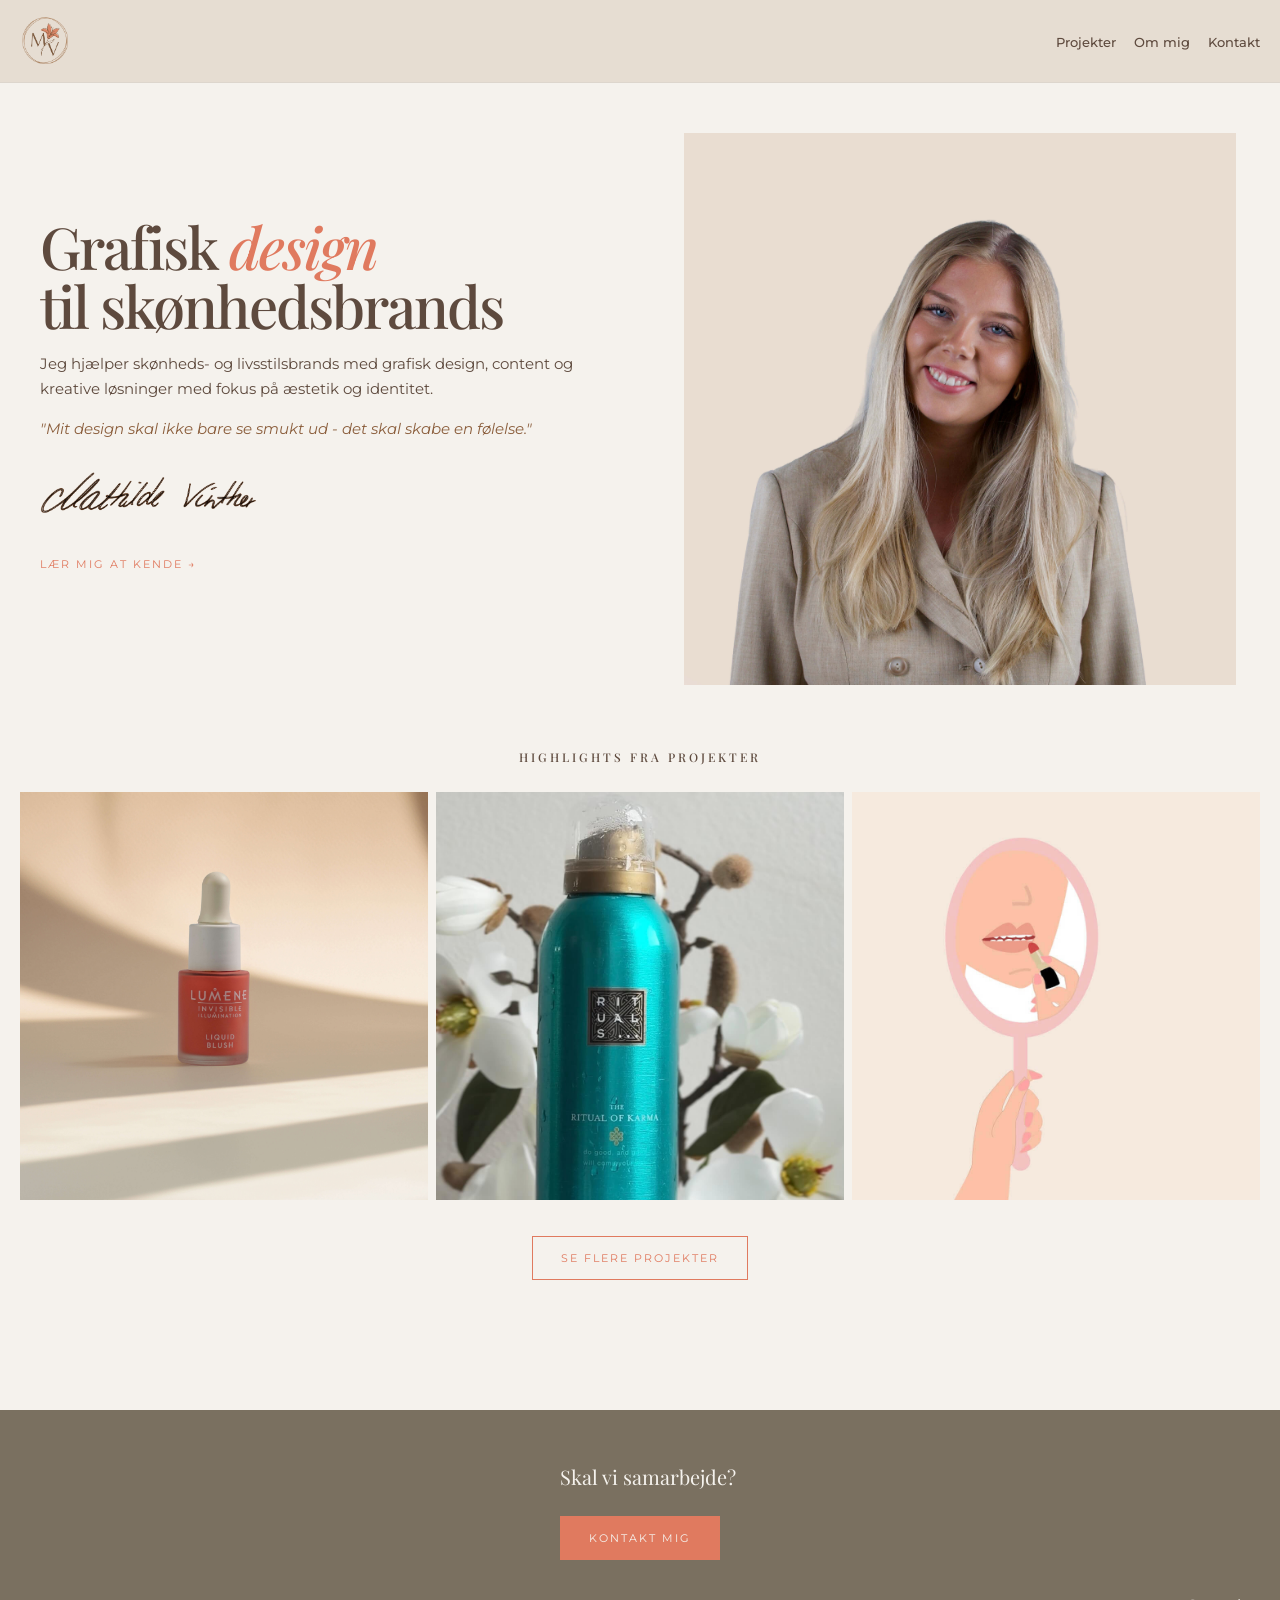
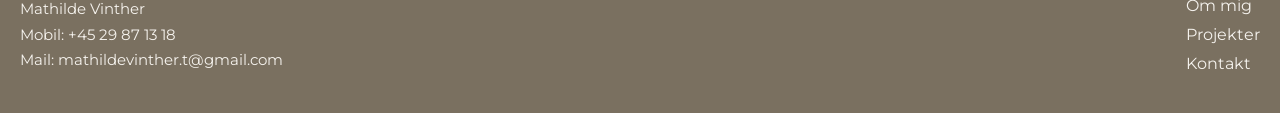
<file: index.html>
<!DOCTYPE html>
<html lang="da">

<head>
  <meta charset="UTF-8">
  <meta name="viewport" content="width=device-width, initial-scale=1.0">
  <title>Mathilde Vinther</title>

  <!-- GOOGLE FONTS -->
  <link rel="preconnect" href="https://fonts.googleapis.com">
  <link rel="preconnect" href="https://fonts.gstatic.com" crossorigin>

  <link href="https://fonts.googleapis.com/css2?family=Montserrat:wght@300;400;500&family=Playfair+Display:wght@400;500&display=swap" rel="stylesheet">

  <!-- CSS -->
  <link rel="stylesheet" href="style.css">

</head>

<body>

  <!-- NAVIGATION -->

  <nav>

    <a href="index.html" class="nav-logo">
      <img src="logo-MV.png" alt="Mathilde Vinther logo">
    </a>

    <ul class="nav-links">

      <li>
        <a href="projekter.html">Projekter</a>
      </li>

      <li>
        <a href="om-mig.html">Om mig</a>
      </li>

      <li>
        <a href="kontakt.html">Kontakt</a>
      </li>

    </ul>

  </nav>

  <section class="hero">

    <div class="hero-tekst">
      <h1>
        Grafisk <em>design</em><br>
        til skønhedsbrands
      </h1>
      <p>
        Jeg hjælper skønheds- og livsstilsbrands med grafisk design,
        content og kreative løsninger med fokus på æstetik og identitet.
      </p>
      <p class="citat">
        "Mit design skal ikke bare se smukt ud -
        det skal skabe en følelse."
      </p>
      <span class="hero-underskrift">
        <img src="underskrift.png" alt="Mathilde Vinther">
      </span>
      <a href="om-mig.html" class="hero-link">
  LÆR MIG AT KENDE →
  </a>
  </div>

    <div class="hero-billede">
      <img src="mig+baggrund.jpg" alt="Mathilde Vinther">
    </div>

  </section>

  <section class="projekter">
    <h2>Highlights fra projekter</h2>
    <div class="highlights-grid">
      <div class="highlights-billede">
        <img src="blush3.jpg" alt="Projekt">
      </div>
      <div class="highlights-billede">
        <img src="videothumb.jpg" alt="Videoprojekt">
      </div>
      <div class="highlights-billede">
        <img src="animationthumb.jpg" alt="Animationsprojekt">
      </div>
    </div>
    <div class="se-flere-wrapper">
      <a href="projekter.html" class="se-flere">Se flere projekter</a>
    </div>
  </section>

  <footer>
    <div class="footer-cta">
      <p>Skal vi samarbejde?</p>
      <a href="kontakt.html" class="kontakt-knap">Kontakt mig</a>
    </div>
    <div class="footer-bund">
      <div class="footer-info">
        <p>Mathilde Vinther</p>
        <p>Mobil: +45 29 87 13 18</p>
        <p>Mail: mathildevinther.t@gmail.com</p>
      </div>
      <ul class="footer-links">
        <li><a href="om-mig.html">Om mig</a></li>
        <li><a href="projekter.html">Projekter</a></li>
        <li><a href="kontakt.html">Kontakt</a></li>
      </ul>
    </div>
  </footer>

</body>
</html>
</file>
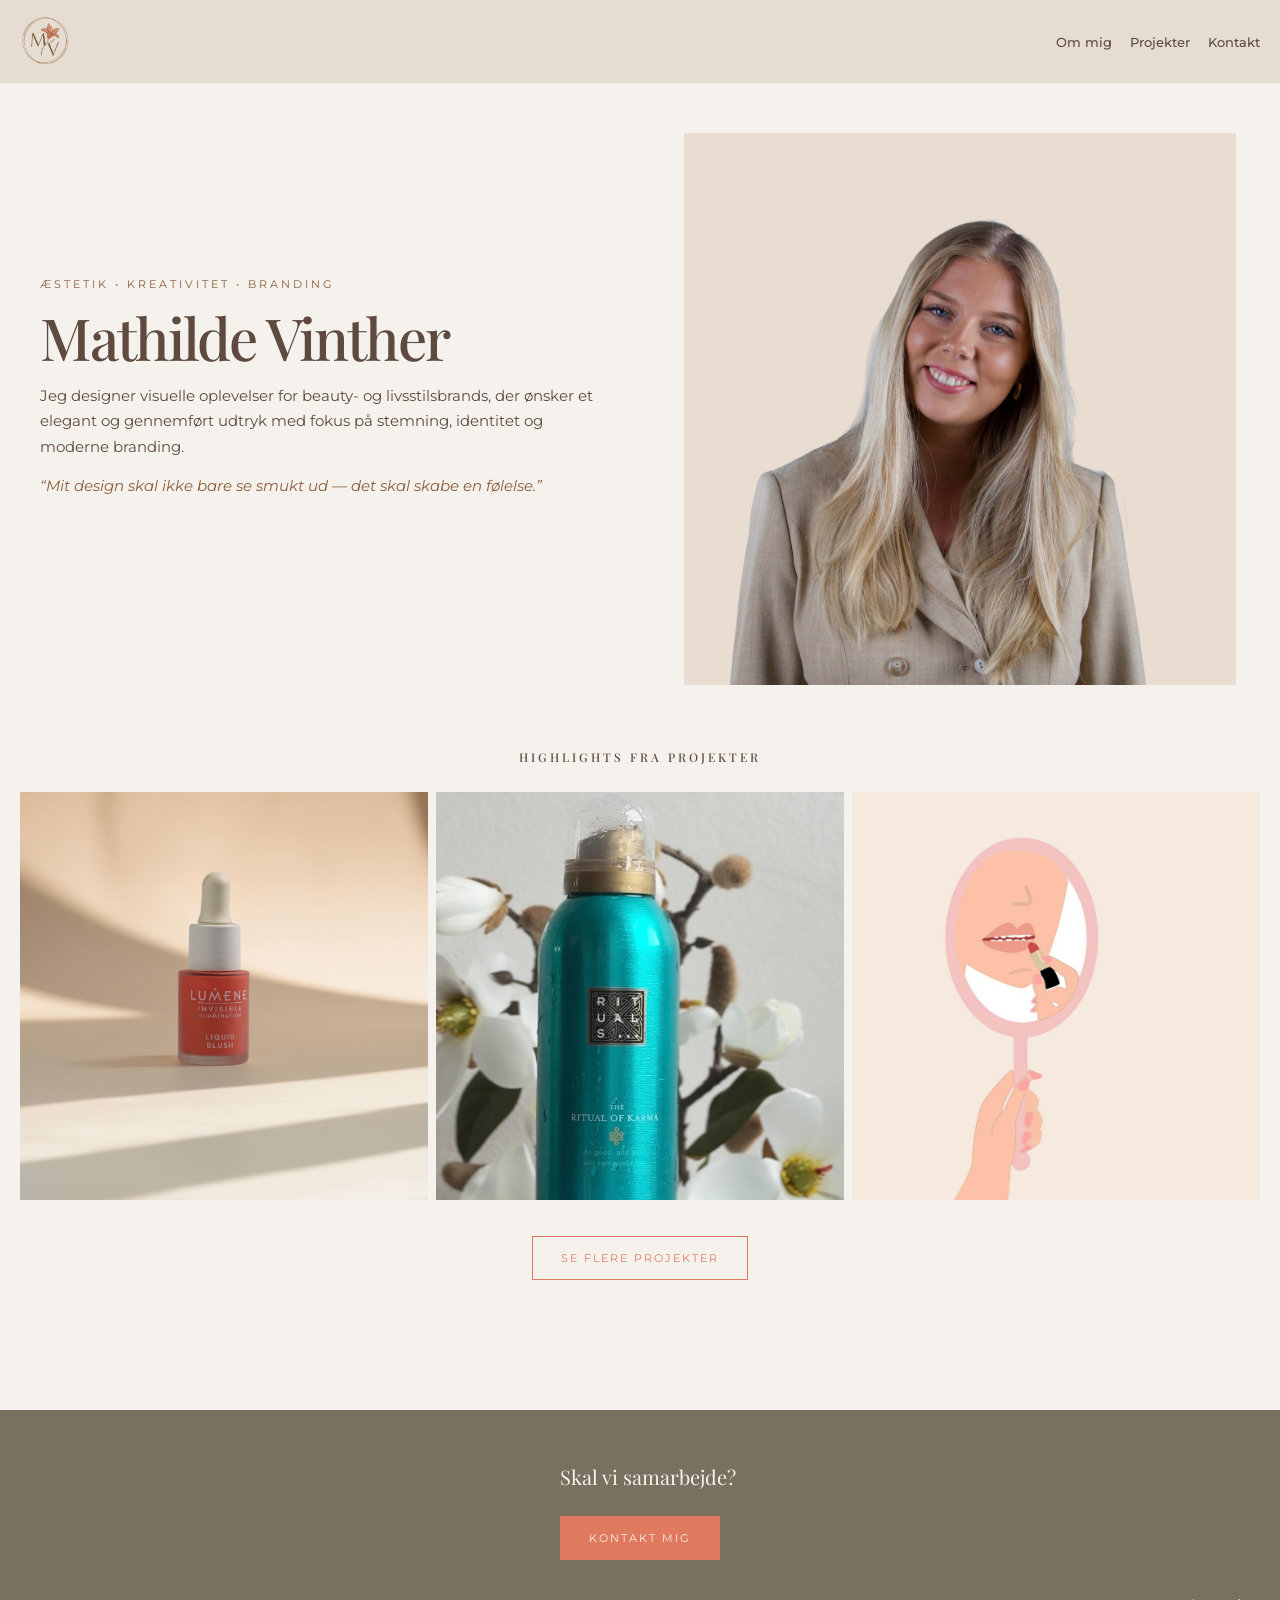
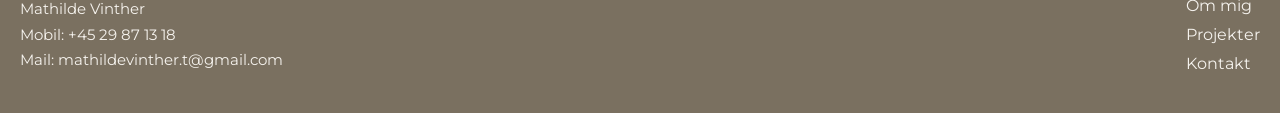
<file: Forside.html>
<!DOCTYPE html>
<html lang="da">

<head>

  <!-- META -->
  <meta charset="UTF-8">
  <meta name="viewport" content="width=device-width, initial-scale=1.0">

  <!-- TITLE -->
  <title>Mathilde Vinther</title>

  <!-- GOOGLE FONTS -->
  <link rel="preconnect" href="https://fonts.googleapis.com">
  <link rel="preconnect" href="https://fonts.gstatic.com" crossorigin>

  <link href="https://fonts.googleapis.com/css2?family=Montserrat:wght@300;400;500&family=Playfair+Display:wght@400;500;600&display=swap" rel="stylesheet">

  <!-- CSS -->
  <link rel="stylesheet" href="style.css">

</head>

<body>

  <!-- NAVIGATION -->

  <nav>

    <a href="forside.html" class="nav-logo">
      <img src="logo-MV.png" alt="Mathilde Vinther logo">
    </a>

    <ul class="nav-links">

      <li>
        <a href="om-mig.html">Om mig</a>
      </li>

      <li>
        <a href="projekter.html">Projekter</a>
      </li>

      <li>
        <a href="kontakt.html">Kontakt</a>
      </li>

    </ul>

  </nav>

  <!-- HERO -->

  <section class="hero">

    <div class="hero-tekst">

      <p class="tagline">
        Æstetik • kreativitet • branding
      </p>

      <h1>
        Mathilde Vinther
      </h1>

      <p>
        Jeg designer visuelle oplevelser for beauty-
        og livsstilsbrands, der ønsker et elegant og
        gennemført udtryk med fokus på stemning,
        identitet og moderne branding.
      </p>

      <p class="citat">
        “Mit design skal ikke bare se smukt ud —
        det skal skabe en følelse.”
      </p>

    </div>

    <div class="hero-billede">

      <img src="Mig+baggrund.jpg" alt="Mathilde Vinther">

    </div>

  </section>

  <!-- HIGHLIGHTS -->

  <section class="projekter">

    <h2>
      Highlights fra projekter
    </h2>

    <div class="highlights-grid">

    <a href="projekt4.html" class="highlights-billede">
  <img src="blush3.jpg" alt="Produktbillede projekt">
    </a>

      <div class="highlights-billede">
        <img src="videothumb.jpg" alt="Videoprojekt">
      </div>

      <div class="highlights-billede">
        <img src="animationthumb.jpg" alt="Animationsprojekt">
      </div>

    </div>

    <div class="se-flere-wrapper">

      <a href="projekter.html" class="se-flere">
        Se flere projekter
      </a>

    </div>

  </section>

  <!-- FOOTER -->

  <footer>

    <div class="footer-cta">

      <p>
        Skal vi samarbejde?
      </p>

      <a href="kontakt.html" class="kontakt-knap">
        Kontakt mig
      </a>

    </div>

    <div class="footer-bund">

      <div class="footer-info">

        <p>Mathilde Vinther</p>
        <p>Mobil: +45 29 87 13 18</p>
        <p>Mail: mathildevinther.t@gmail.com</p>

      </div>

      <ul class="footer-links">

        <li>
          <a href="om-mig.html">Om mig</a>
        </li>

        <li>
          <a href="projekter.html">Projekter</a>
        </li>

        <li>
          <a href="kontakt.html">Kontakt</a>
        </li>

      </ul>

    </div>

  </footer>

</body>

</html>
</file>
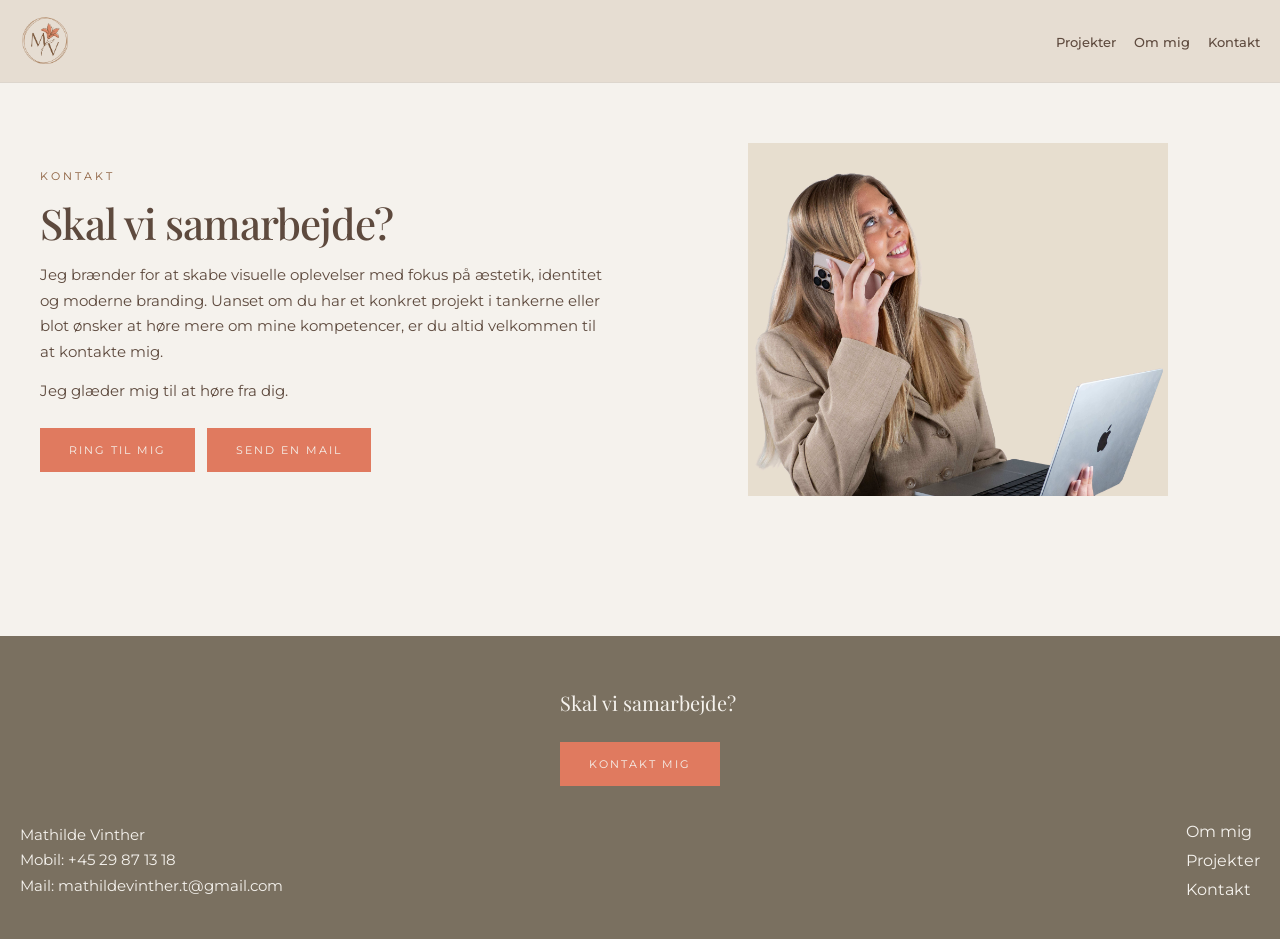
<file: kontakt.html>
<!DOCTYPE html>
<html lang="da">

<head>

  <meta charset="UTF-8">
  <meta name="viewport" content="width=device-width, initial-scale=1.0">

  <title>Kontakt | Mathilde Vinther</title>

  <!-- GOOGLE FONTS -->
  <link rel="preconnect" href="https://fonts.googleapis.com">
  <link rel="preconnect" href="https://fonts.gstatic.com" crossorigin>

  <link href="https://fonts.googleapis.com/css2?family=Montserrat:wght@300;400;500&family=Playfair+Display:wght@400;500&display=swap" rel="stylesheet">

  <!-- CSS -->
  <link rel="stylesheet" href="style.css">

</head>

<body>

  <!-- NAVIGATION -->

  <nav>

    <a href="index.html" class="nav-logo">
      <img src="logo-MV.png" alt="Mathilde Vinther logo">
    </a>

    <ul class="nav-links">

      <li>
        <a href="projekter.html">Projekter</a>
      </li>

      <li>
        <a href="om-mig.html">Om mig</a>
      </li>

      <li>
        <a href="kontakt.html">Kontakt</a>
      </li>

    </ul>

  </nav>

  <!-- KONTAKT -->

  <section class="kontakt-side">

    <div class="kontakt-tekst">

   <p class="tagline">
    Kontakt
  </p>

      <h1>
       Skal vi samarbejde?
      </h1>

      <p>
        Jeg brænder for at skabe visuelle oplevelser med fokus på æstetik, identitet og moderne branding.
        Uanset om du har et konkret projekt i tankerne eller blot ønsker at høre mere om mine kompetencer,
        er du altid velkommen til at kontakte mig.
      </p>

      <p>
        Jeg glæder mig til at høre fra dig.
      </p>

      <!-- KNAPPER -->

      <div class="kontakt-knapper">

        <a href="tel:+4529871318" class="kontakt-btn">
          Ring til mig
        </a>

        <a href="mailto:mathildevinther.t@gmail.com" class="kontakt-btn">
          Send en mail
        </a>

      </div>

    </div>

    <!-- BILLEDE -->

    <div class="kontakt-billede">

      <img src="kontakt.jpg" alt="Kontakt billede">

    </div>

  </section>

  <!-- FOOTER -->

  <footer>

    <div class="footer-cta">

      <p>
        Skal vi samarbejde?
      </p>

      <a href="kontakt.html" class="kontakt-knap">
        Kontakt mig
      </a>

    </div>

    <div class="footer-bund">

      <div class="footer-info">

        <p>Mathilde Vinther</p>
        <p>Mobil: +45 29 87 13 18</p>
        <p>Mail: mathildevinther.t@gmail.com</p>

      </div>

      <ul class="footer-links">

        <li>
          <a href="om-mig.html">Om mig</a>
        </li>

        <li>
          <a href="projekter.html">Projekter</a>
        </li>

        <li>
          <a href="kontakt.html">Kontakt</a>
        </li>

      </ul>

    </div>

  </footer>

</body>

</html>
</file>
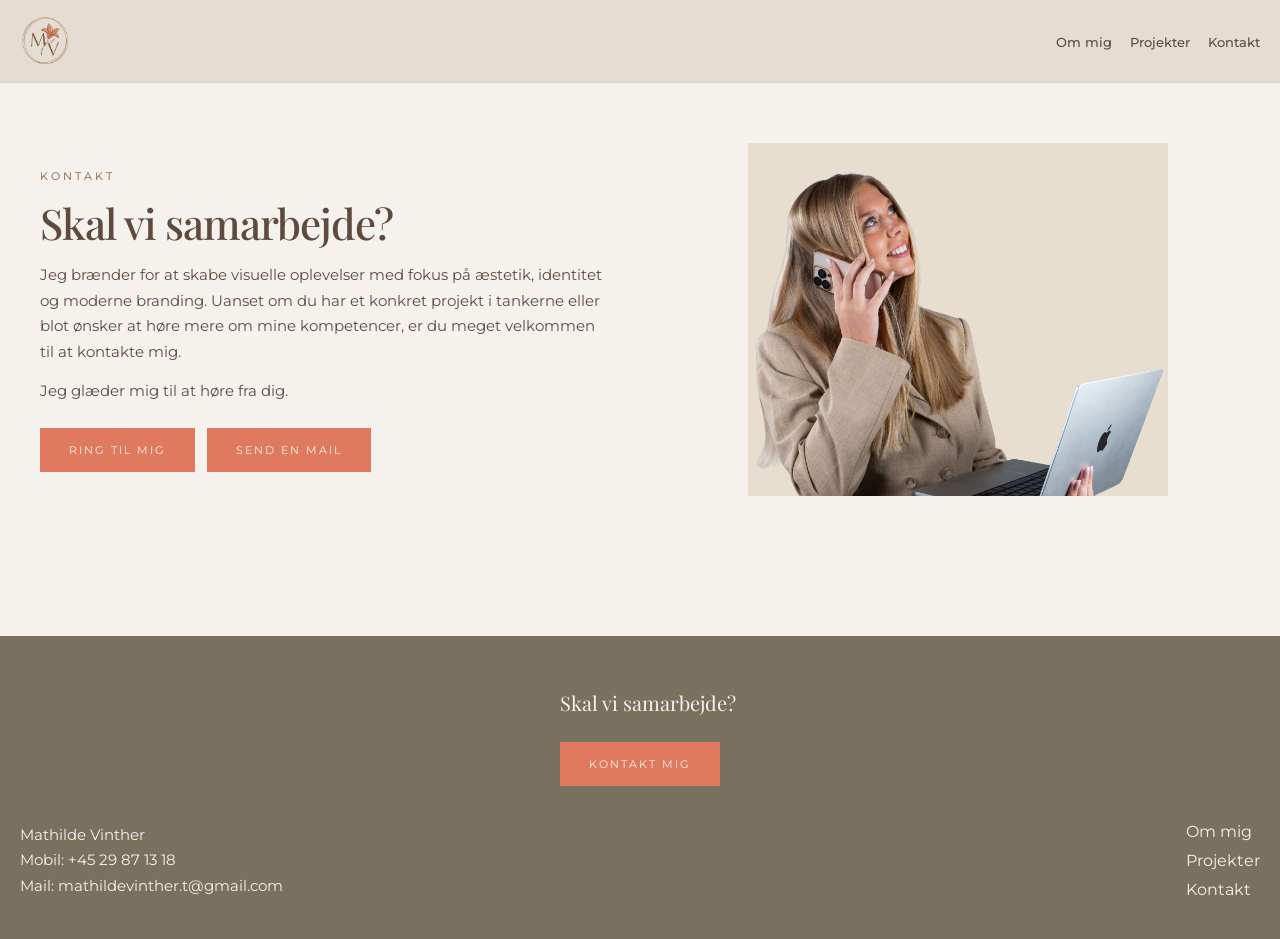
<file: Kontakt.html>
<!DOCTYPE html>
<html lang="da">

<head>

  <meta charset="UTF-8">
  <meta name="viewport" content="width=device-width, initial-scale=1.0">

  <title>Kontakt | Mathilde Vinther</title>

  <!-- GOOGLE FONTS -->
  <link rel="preconnect" href="https://fonts.googleapis.com">
  <link rel="preconnect" href="https://fonts.gstatic.com" crossorigin>

  <link href="https://fonts.googleapis.com/css2?family=Montserrat:wght@300;400;500&family=Playfair+Display:wght@400;500&display=swap" rel="stylesheet">

  <!-- CSS -->
  <link rel="stylesheet" href="style.css">

</head>

<body>

  <!-- NAVIGATION -->

  <nav>

    <a href="forside.html" class="nav-logo">
      <img src="logo-MV.png" alt="Mathilde Vinther logo">
    </a>

    <ul class="nav-links">

      <li>
        <a href="om-mig.html">Om mig</a>
      </li>

      <li>
        <a href="projekter.html">Projekter</a>
      </li>

      <li>
        <a href="kontakt.html">Kontakt</a>
      </li>

    </ul>

  </nav>

  <!-- KONTAKT -->

  <section class="kontakt-side">

    <div class="kontakt-tekst">

   <p class="tagline">
    Kontakt
  </p>

      <h1>
       Skal vi samarbejde?
      </h1>

      <p>
        Jeg brænder for at skabe visuelle oplevelser med fokus på æstetik, identitet og moderne branding.
        Uanset om du har et konkret projekt i tankerne eller blot ønsker at høre mere om mine kompetencer,
        er du meget velkommen til at kontakte mig.
      </p>

      <p>
        Jeg glæder mig til at høre fra dig.
      </p>

      <!-- KNAPPER -->

      <div class="kontakt-knapper">

        <a href="tel:+4529871318" class="kontakt-btn">
          Ring til mig
        </a>

        <a href="mailto:mathildevinther.t@gmail.com" class="kontakt-btn">
          Send en mail
        </a>

      </div>

    </div>

    <!-- BILLEDE -->

    <div class="kontakt-billede">

      <img src="kontakt.jpg" alt="Kontakt billede">

    </div>

  </section>

  <!-- FOOTER -->

  <footer>

    <div class="footer-cta">

      <p>
        Skal vi samarbejde?
      </p>

      <a href="kontakt.html" class="kontakt-knap">
        Kontakt mig
      </a>

    </div>

    <div class="footer-bund">

      <div class="footer-info">

        <p>Mathilde Vinther</p>
        <p>Mobil: +45 29 87 13 18</p>
        <p>Mail: mathildevinther.t@gmail.com</p>

      </div>

      <ul class="footer-links">

        <li>
          <a href="om-mig.html">Om mig</a>
        </li>

        <li>
          <a href="projekter.html">Projekter</a>
        </li>

        <li>
          <a href="kontakt.html">Kontakt</a>
        </li>

      </ul>

    </div>

  </footer>

</body>

</html>
</file>
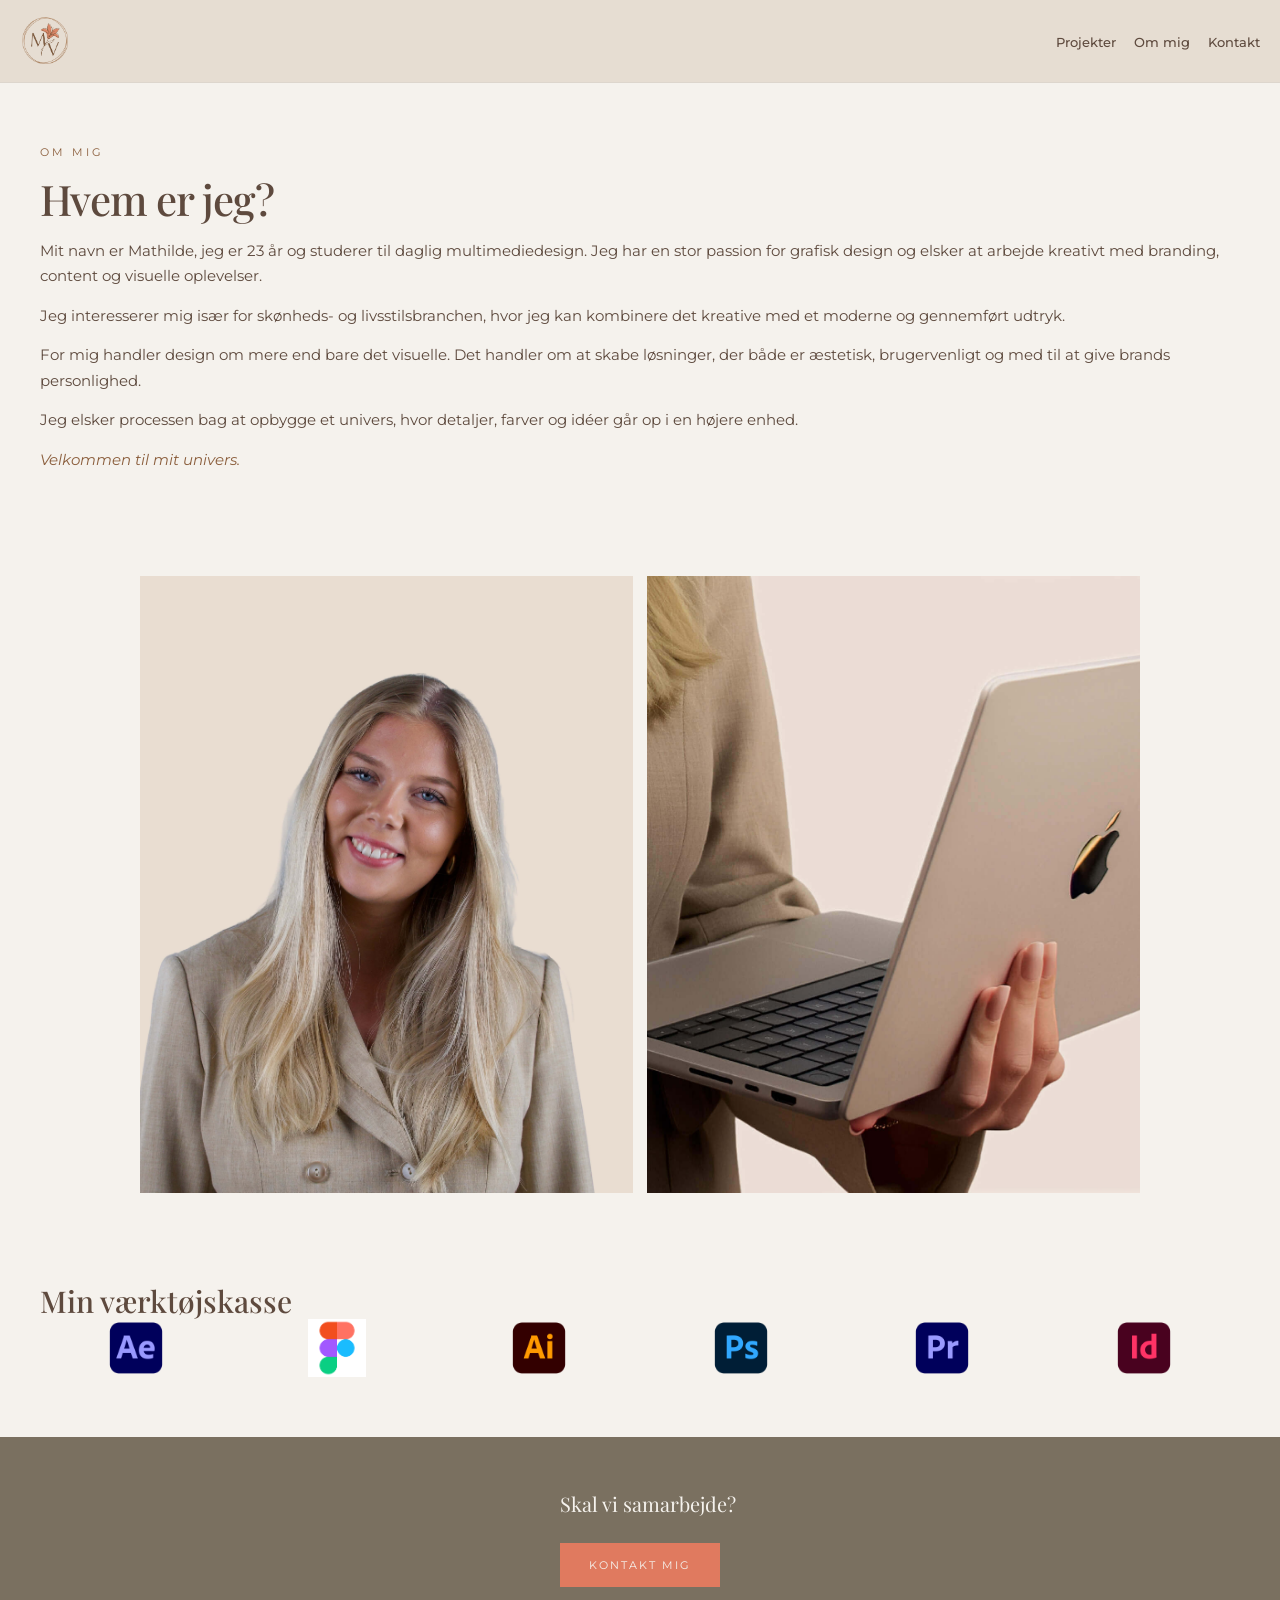
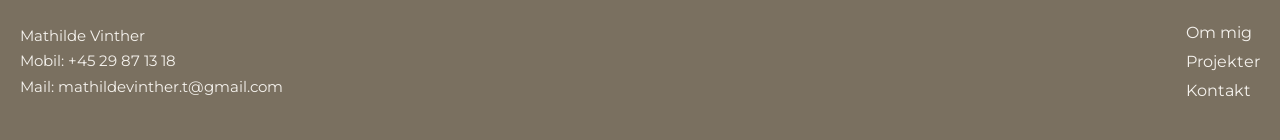
<file: om-mig.html>
<!DOCTYPE html>
<html lang="da">

<head>

  <meta charset="UTF-8">
  <meta name="viewport" content="width=device-width, initial-scale=1.0">

  <title>Om mig | Mathilde Vinther</title>
 <!-- GOOGLE FONTS -->
  <link rel="preconnect" href="https://fonts.googleapis.com">
  <link rel="preconnect" href="https://fonts.gstatic.com" crossorigin>

  <link href="https://fonts.googleapis.com/css2?family=Montserrat:wght@300;400;500&family=Playfair+Display:wght@400;500&display=swap" rel="stylesheet">

  <!-- CSS -->
  <link rel="stylesheet" href="style.css">

</head>

<body>

  <!-- NAVIGATION -->

  <nav>

    <a href="index.html" class="nav-logo">
      <img src="logo-MV.png" alt="Mathilde Vinther logo">
    </a>

    <ul class="nav-links">
      
      <li>
        <a href="projekter.html">Projekter</a>
      </li>

      <li>
        <a href="om-mig.html">Om mig</a>
      </li>

      <li>
        <a href="kontakt.html">Kontakt</a>
      </li>

    </ul>

  </nav>

  <!-- OM MIG -->

  <main class="om-mig">

    <div class="om-grid">

      <div class="om-tekst">

        <p class="tagline">
          Om mig
        </p>

        <h1>
          Hvem er jeg?
        </h1>

        <p>
          Mit navn er Mathilde, jeg er 23 år og studerer til daglig multimediedesign.
          Jeg har en stor passion for grafisk design og elsker at arbejde kreativt med branding,
          content og visuelle oplevelser.
        </p>

        <p>
          Jeg interesserer mig især for skønheds- og livsstilsbranchen,
          hvor jeg kan kombinere det kreative med et moderne og gennemført udtryk.
        </p>

        <p>
          For mig handler design om mere end bare det visuelle.
          Det handler om at skabe løsninger, der både er æstetisk,
          brugervenligt og med til at give brands personlighed.
        </p>

        <p>
          Jeg elsker processen bag at opbygge et univers,
          hvor detaljer, farver og idéer går op i en højere enhed.
        </p>

        <p class="citat">
          Velkommen til mit univers.
        </p>

      </div>

      <!-- BILLEDER -->

      <div class="om-billeder">

        <img
          src="mig+baggrund.jpg"
          alt="Mathilde portræt"
          class="om-billede">

        <img
          src="computer.jpg"
          alt="Mathilde arbejder ved computer"
          class="om-billede">

      </div>

    </div>

  </main>

  <!-- VÆRKTØJSKASSE -->

  <section class="vaerktoejskasse">

    <h2>
      Min værktøjskasse
    </h2>

    <div class="tool-grid">

      <div class="tool-kort">
        <img src="tools/aftereffects1.png" alt="Adobe After Effects">
      </div>

      <div class="tool-kort">
        <img src="tools/figma1.png" alt="Figma">
      </div>

      <div class="tool-kort">
        <img src="tools/illustrator1.png" alt="Adobe Illustrator">
      </div>

      <div class="tool-kort">
        <img src="tools/photoshop1.png" alt="Adobe Photoshop">
      </div>

      <div class="tool-kort">
        <img src="tools/premierepro1.png" alt="Adobe Premiere Pro">
      </div>

      <div class="tool-kort">
        <img src="tools/adobe-indesign-logo-png_seeklogo-3805611.png" alt="Adobe InDesign">
      </div>

    </div>

  </section>

  <!-- FOOTER -->

  <footer>

    <div class="footer-cta">

      <p>
        Skal vi samarbejde?
      </p>

      <a href="kontakt.html" class="kontakt-knap">
        Kontakt mig
      </a>

    </div>

    <div class="footer-bund">

      <div class="footer-info">

        <p>Mathilde Vinther</p>
        <p>Mobil: +45 29 87 13 18</p>
        <p>Mail: mathildevinther.t@gmail.com</p>

      </div>

      <ul class="footer-links">

        <li>
          <a href="om-mig.html">Om mig</a>
        </li>

        <li>
          <a href="projekter.html">Projekter</a>
        </li>

        <li>
          <a href="kontakt.html">Kontakt</a>
        </li>

      </ul>

    </div>

  </footer>

</body>

</html>
</file>
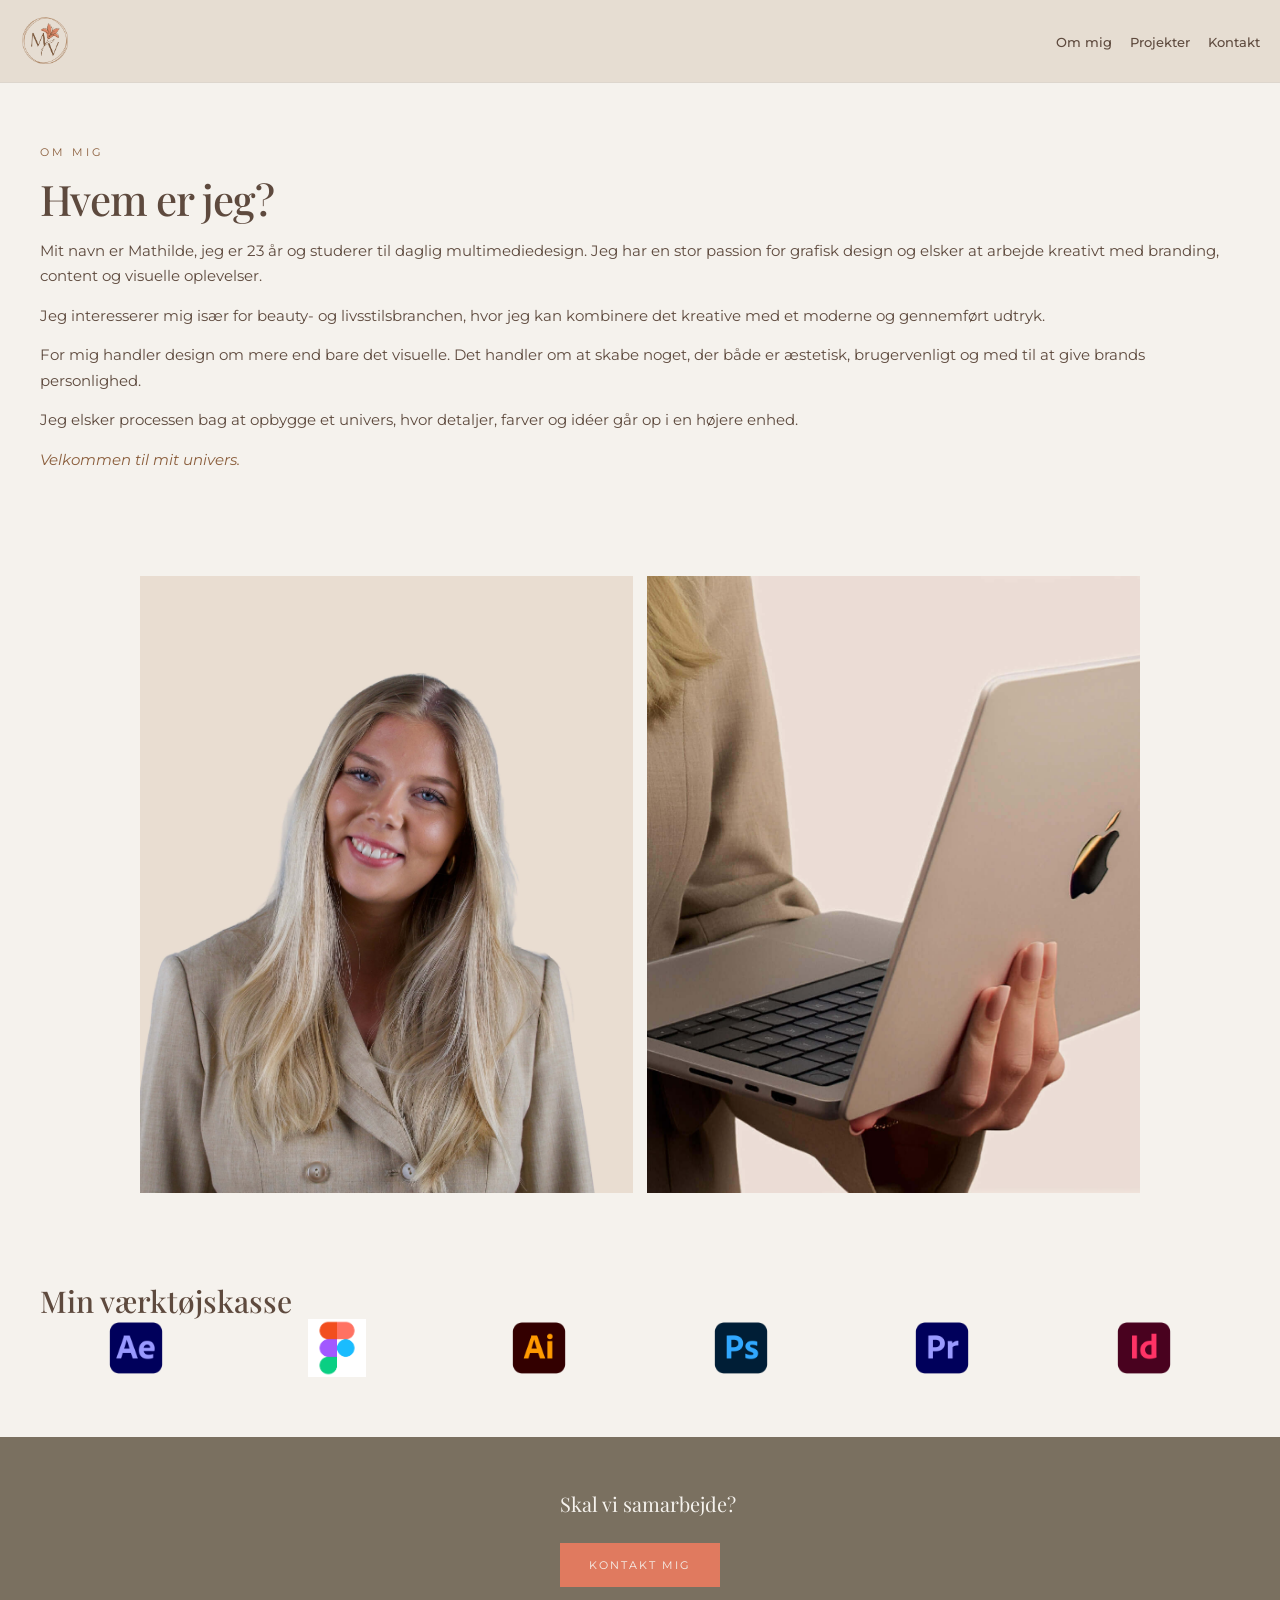
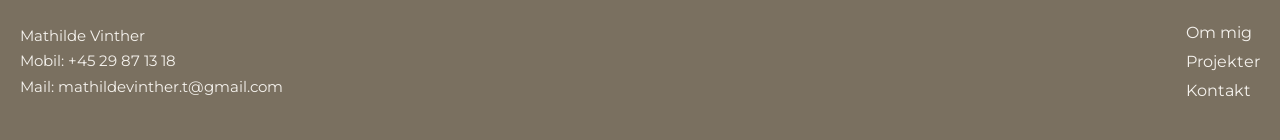
<file: Om-mig.html>
<!DOCTYPE html>
<html lang="da">

<head>

  <meta charset="UTF-8">
  <meta name="viewport" content="width=device-width, initial-scale=1.0">

  <title>Om mig | Mathilde Vinther</title>

  <!-- GOOGLE FONTS -->
  <link rel="preconnect" href="https://fonts.googleapis.com">
  <link rel="preconnect" href="https://fonts.gstatic.com" crossorigin>

  <link href="https://fonts.googleapis.com/css2?family=Montserrat:wght@300;400;500&family=Playfair+Display:wght@400;500;600&display=swap" rel="stylesheet">

  <!-- CSS -->
  <link rel="stylesheet" href="style.css">

</head>

<body>

  <!-- NAVIGATION -->

  <nav>

    <a href="forside.html" class="nav-logo">
      <img src="logo-MV.png" alt="Mathilde Vinther logo">
    </a>

    <ul class="nav-links">

      <li>
        <a href="om-mig.html">Om mig</a>
      </li>

      <li>
        <a href="projekter.html">Projekter</a>
      </li>

      <li>
        <a href="kontakt.html">Kontakt</a>
      </li>

    </ul>

  </nav>

  <!-- OM MIG -->

  <main class="om-mig">

    <div class="om-grid">

      <div class="om-tekst">

        <p class="tagline">
          Om mig
        </p>

        <h1>
          Hvem er jeg?
        </h1>

        <p>
          Mit navn er Mathilde, jeg er 23 år og studerer til daglig multimediedesign.
          Jeg har en stor passion for grafisk design og elsker at arbejde kreativt med branding,
          content og visuelle oplevelser.
        </p>

        <p>
          Jeg interesserer mig især for beauty- og livsstilsbranchen,
          hvor jeg kan kombinere det kreative med et moderne og gennemført udtryk.
        </p>

        <p>
          For mig handler design om mere end bare det visuelle.
          Det handler om at skabe noget, der både er æstetisk,
          brugervenligt og med til at give brands personlighed.
        </p>

        <p>
          Jeg elsker processen bag at opbygge et univers,
          hvor detaljer, farver og idéer går op i en højere enhed.
        </p>

        <p class="citat">
          Velkommen til mit univers.
        </p>

      </div>

      <!-- BILLEDER -->

      <div class="om-billeder">

        <img
          src="Mig+baggrund.jpg"
          alt="Mathilde portræt"
          class="om-billede">

        <img
          src="computer.jpg"
          alt="Mathilde arbejder ved computer"
          class="om-billede">

      </div>

    </div>

  </main>

  <!-- VÆRKTØJSKASSE -->

  <section class="vaerktoejskasse">

    <h2>
      Min værktøjskasse
    </h2>

    <div class="tool-grid">

      <div class="tool-kort">
        <img src="Værktøjskasse/aftereffects 1.png" alt="Adobe After Effects">
      </div>

      <div class="tool-kort">
        <img src="Værktøjskasse/figma 1.png" alt="Figma">
      </div>

      <div class="tool-kort">
        <img src="Værktøjskasse/illustrator 1.png" alt="Adobe Illustrator">
      </div>

      <div class="tool-kort">
        <img src="Værktøjskasse/photoshop 1.png" alt="Adobe Photoshop">
      </div>

      <div class="tool-kort">
        <img src="Værktøjskasse/premierepro 1.png" alt="Adobe Premiere Pro">
      </div>

      <div class="tool-kort">
        <img src="Værktøjskasse/adobe-indesign-logo-png_seeklogo-380561 1.png" alt="Adobe InDesign">
      </div>

    </div>

  </section>

  <!-- FOOTER -->

  <footer>

    <div class="footer-cta">

      <p>
        Skal vi samarbejde?
      </p>

      <a href="kontakt.html" class="kontakt-knap">
        Kontakt mig
      </a>

    </div>

    <div class="footer-bund">

      <div class="footer-info">

        <p>Mathilde Vinther</p>
        <p>Mobil: +45 29 87 13 18</p>
        <p>Mail: mathildevinther.t@gmail.com</p>

      </div>

      <ul class="footer-links">

        <li>
          <a href="om-mig.html">Om mig</a>
        </li>

        <li>
          <a href="projekter.html">Projekter</a>
        </li>

        <li>
          <a href="kontakt.html">Kontakt</a>
        </li>

      </ul>

    </div>

  </footer>

</body>

</html>
</file>
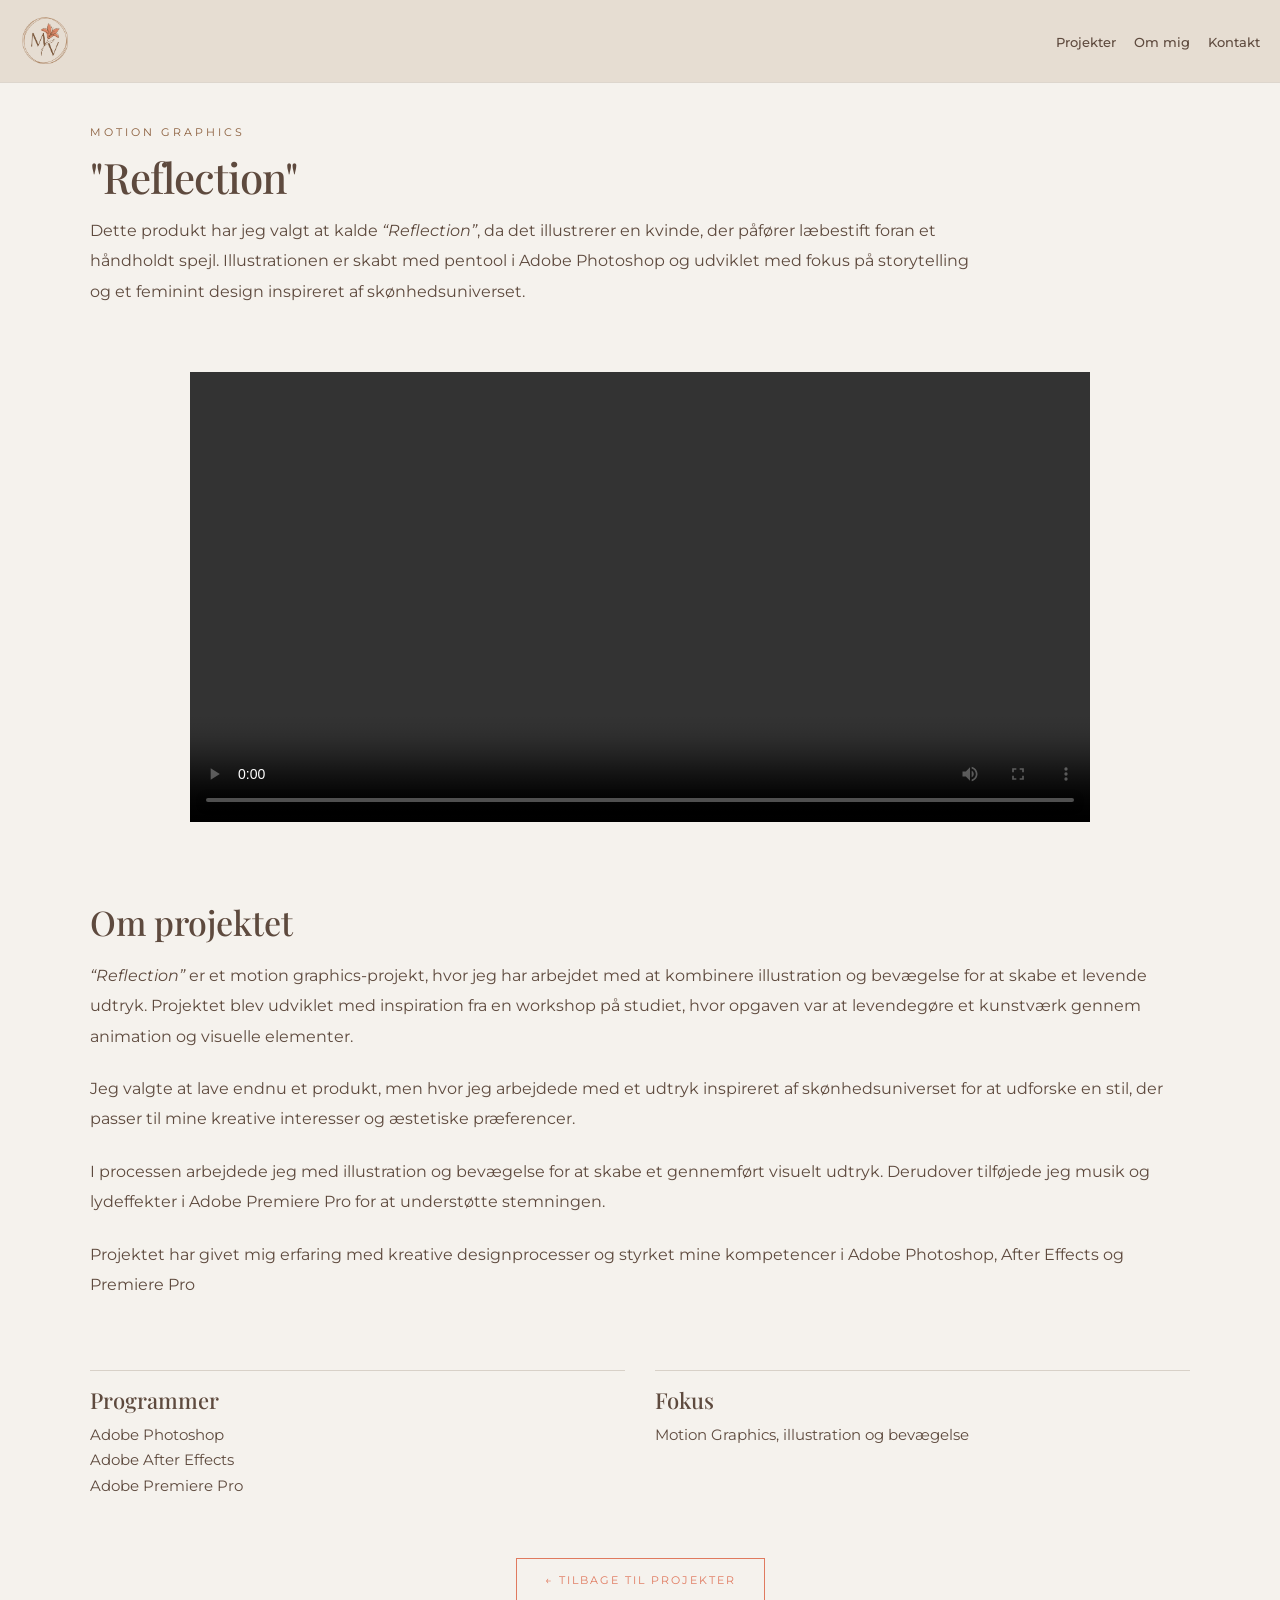
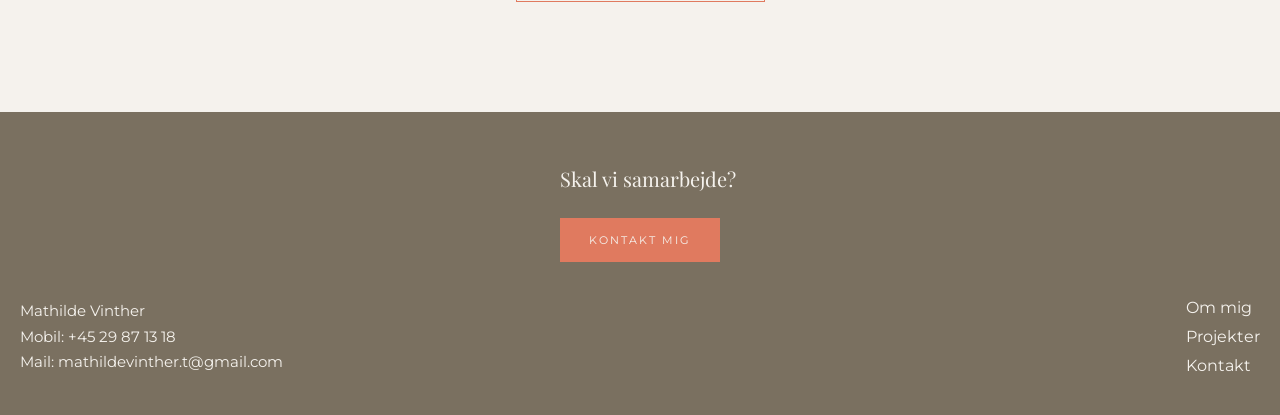
<file: projekt1.html>
<!DOCTYPE html>
<html lang="da">

<head>

    <!-- META -->
    <meta charset="UTF-8">
    <meta name="viewport" content="width=device-width, initial-scale=1.0">

    <!-- TITLE -->
    <title>"Reflection" | Mathilde Vinther</title>

 <!-- GOOGLE FONTS -->
  <link rel="preconnect" href="https://fonts.googleapis.com">
  <link rel="preconnect" href="https://fonts.gstatic.com" crossorigin>

  <link href="https://fonts.googleapis.com/css2?family=Montserrat:wght@300;400;500&family=Playfair+Display:wght@400;500&display=swap" rel="stylesheet">

  <!-- CSS -->
  <link rel="stylesheet" href="style.css">

</head>

<body>

  <!-- NAVIGATION -->

  <nav>

    <a href="index.html" class="nav-logo">
      <img src="logo-MV.png" alt="Mathilde Vinther logo">
    </a>

    <ul class="nav-links">
      
      <li>
        <a href="projekter.html">Projekter</a>
      </li>

      <li>
        <a href="om-mig.html">Om mig</a>
      </li>

      <li>
        <a href="kontakt.html">Kontakt</a>
      </li>

    </ul>

  </nav>

    <!-- ========================================
    PROJEKT SIDE
    ========================================= -->

    <section class="projekt-side">

        <!-- Intro -->
        <div class="projekt-intro">

            <p class="tagline">
                Motion Graphics
            </p>

            <h1>
                "Reflection"
            </h1>

            <p class="projekt-beskrivelse">
                Dette produkt har jeg valgt at kalde <i>“Reflection”</i>, da det illustrerer en kvinde, der påfører læbestift foran et håndholdt spejl. Illustrationen er skabt med pentool i Adobe Photoshop og udviklet med fokus på storytelling og et feminint design inspireret af skønhedsuniverset.
            </p>

        </div>

        <!-- Video -->
        <div class="projekt-video">

            <video controls>
                <source src="lipstick2.mp4" type="video/mp4">
            </video>

        </div>

        <!-- Projekt tekst -->
        <div class="projekt-tekst">

          <h2>
    Om projektet
        </h2>
        
        <p>
    <i>“Reflection”</i> er et motion graphics-projekt, hvor jeg har arbejdet med at kombinere illustration og bevægelse for at skabe et levende udtryk. Projektet blev udviklet med inspiration fra en workshop på studiet, hvor opgaven var at levendegøre et kunstværk gennem animation og visuelle elementer.
    </p>

<p>
    Jeg valgte at lave endnu et produkt, men hvor jeg arbejdede med et udtryk inspireret af skønhedsuniverset for at udforske en stil, der passer til mine kreative interesser og æstetiske præferencer.
</p>

<p>
    I processen arbejdede jeg med illustration og bevægelse for at skabe et gennemført visuelt udtryk. Derudover tilføjede jeg musik og lydeffekter i Adobe Premiere Pro for at understøtte stemningen.

</p>

<p>
    Projektet har givet mig erfaring med kreative designprocesser og styrket mine kompetencer i Adobe Photoshop, After Effects og Premiere Pro
</p>

        </div>

        <!-- Info bokse -->
        <div class="projekt-info">

            <!-- Programmer -->
            <div class="info-boks">

                <h2>
                    Programmer
                </h2>

                <p>
                    Adobe Photoshop<br>
                    Adobe After Effects<br>
                    Adobe Premiere Pro
                   

                </p>

            </div>

            <!-- Fokus -->
            <div class="info-boks">

                <h2>
                    Fokus
                </h2>

                <p>
                    Motion Graphics, illustration og bevægelse
                </p>

            </div>

        </div>

        <!-- Tilbage knap -->
        <div class="tilbage-wrapper">

            <a href="projekter.html" class="tilbage-link">
                ← Tilbage til projekter
            </a>

        </div>

    </section>

    <!-- ========================================
    FOOTER
    ========================================= -->

    <footer>

        <!-- CTA -->
        <div class="footer-cta">

            <p>
                Skal vi samarbejde?
            </p>

            <a href="kontakt.html" class="kontakt-knap">
                Kontakt mig
            </a>

        </div>

        <!-- Footer bund -->
        <div class="footer-bund">

            <div class="footer-info">
                <p>Mathilde Vinther</p>
                <p>Mobil: +45 29 87 13 18</p>
                <p>Mail: mathildevinther.t@gmail.com</p>
            </div>

            <ul class="footer-links">

                <li>
                    <a href="om-mig.html">Om mig</a>
                </li>

                <li>
                    <a href="projekter.html">Projekter</a>
                </li>

                <li>
                    <a href="kontakt.html">Kontakt</a>
                </li>

            </ul>

        </div>

    </footer>

</body>

</html>
</file>
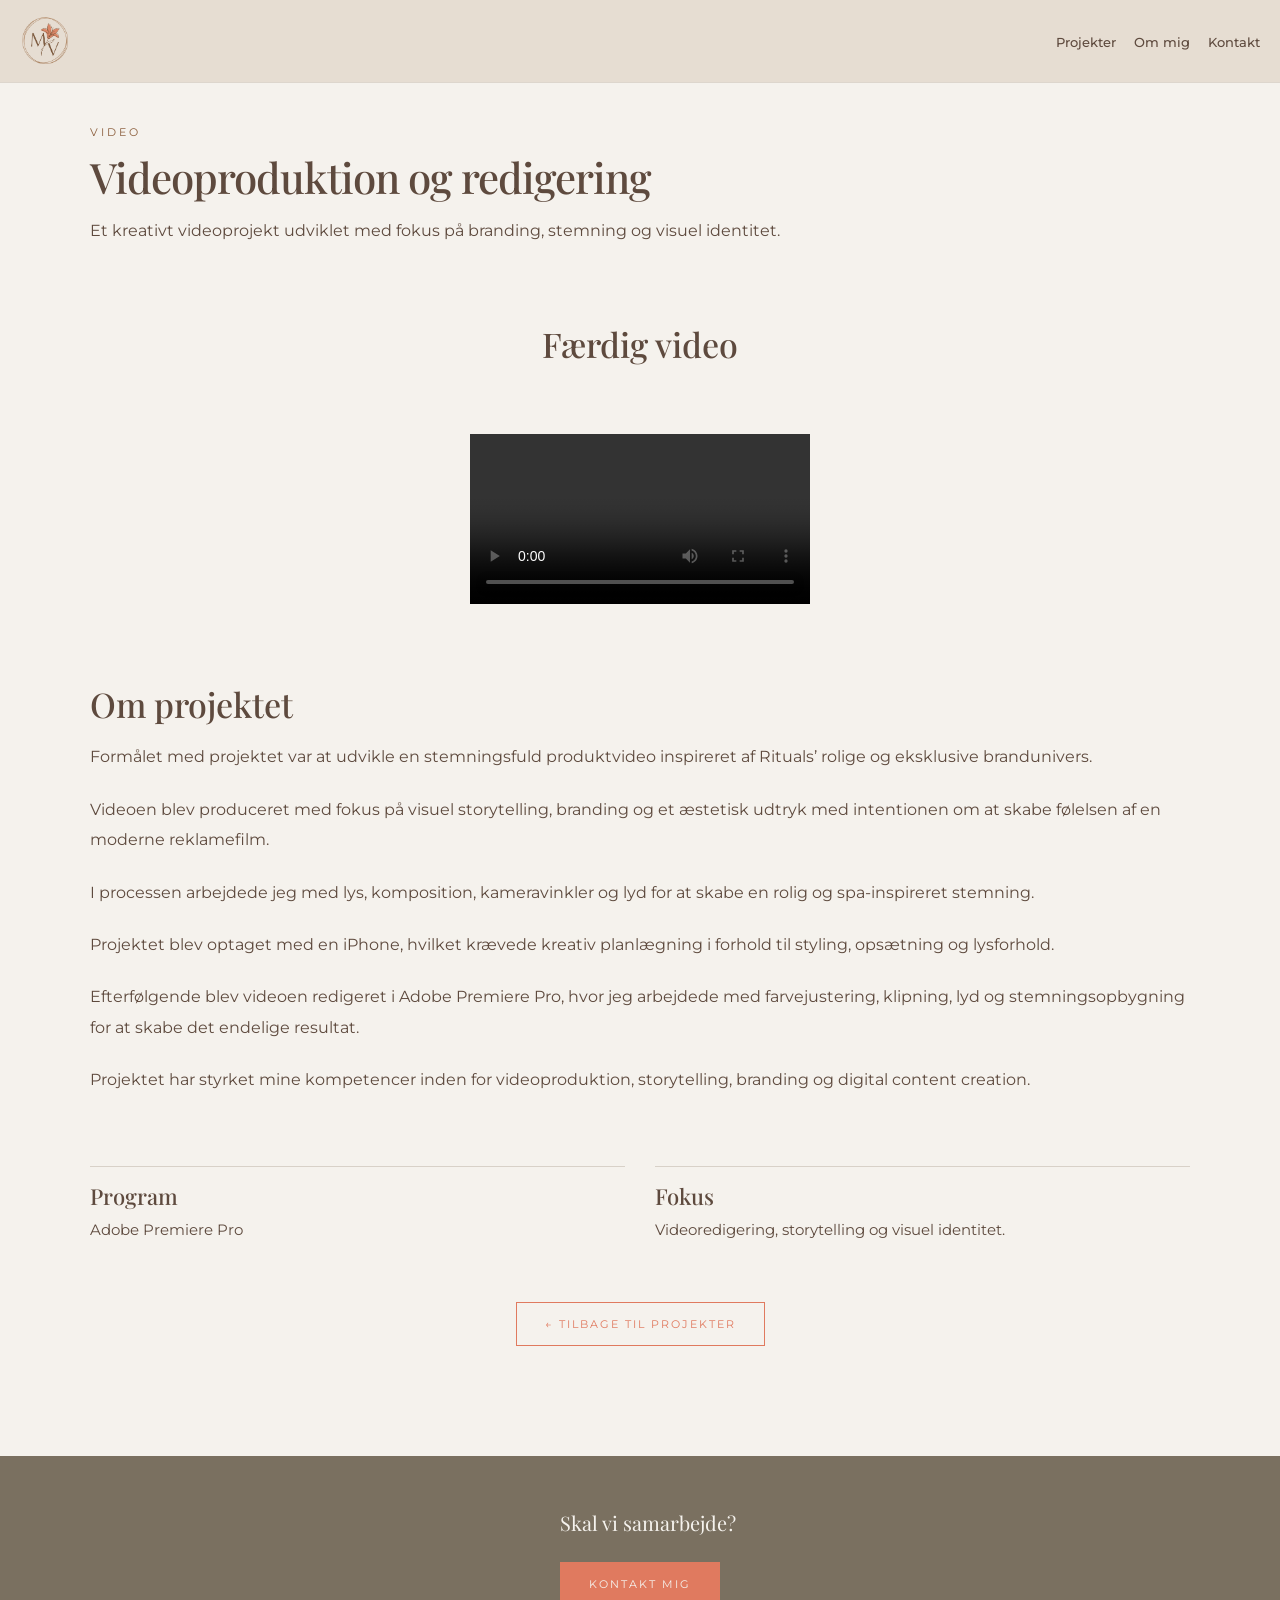
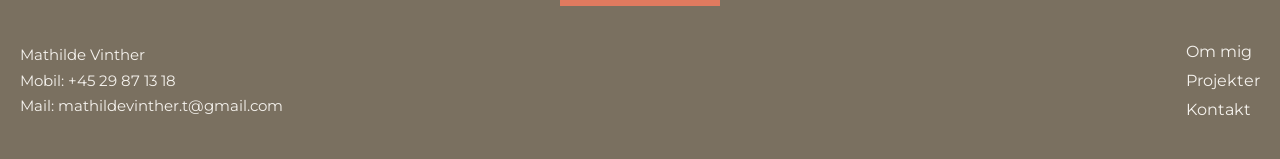
<file: projekt2.html>
<!DOCTYPE html>
<html lang="da">

<head>

    <!-- META -->
    <meta charset="UTF-8">
    <meta name="viewport" content="width=device-width, initial-scale=1.0">

    <!-- TITLE -->
    <title>Videoprojekt | Mathilde Vinther</title>

 <!-- GOOGLE FONTS -->
  <link rel="preconnect" href="https://fonts.googleapis.com">
  <link rel="preconnect" href="https://fonts.gstatic.com" crossorigin>

  <link href="https://fonts.googleapis.com/css2?family=Montserrat:wght@300;400;500&family=Playfair+Display:wght@400;500&display=swap" rel="stylesheet">

  <!-- CSS -->
  <link rel="stylesheet" href="style.css">

</head>

<body>

  <!-- NAVIGATION -->

  <nav>

    <a href="index.html" class="nav-logo">
      <img src="logo-MV.png" alt="Mathilde Vinther logo">
    </a>

    <ul class="nav-links">
      
      <li>
        <a href="projekter.html">Projekter</a>
      </li>

      <li>
        <a href="om-mig.html">Om mig</a>
      </li>

      <li>
        <a href="kontakt.html">Kontakt</a>
      </li>

    </ul>

  </nav>

    <!-- ========================================
    PROJEKT SIDE
    ========================================= -->

    <section class="projekt-side">

        <!-- Intro -->
        <div class="projekt-intro">

            <p class="tagline">
                Video
            </p>

            <h1>
                Videoproduktion og redigering
            </h1>

            <p class="projekt-beskrivelse">
                Et kreativt videoprojekt udviklet med fokus på branding, stemning og visuel identitet.
            </p>

        </div>

        <!-- Video overskrift -->
        <div class="projekt-tekst video-overskrift">

            <h2>
                Færdig video
            </h2>

        </div>

        <!-- Video -->
        <div class="projekt-video">

            <video class="rituals-video" controls>
            <source src="rituals2.mp4" type="video/mp4">
            </video>
        </div>

        <!-- Projekt tekst -->
        <div class="projekt-tekst">

            <h2>
                Om projektet
            </h2>

            <p>
                Formålet med projektet var at udvikle en stemningsfuld produktvideo inspireret af Rituals’ rolige og eksklusive brandunivers.
            </p>

            <p>
                Videoen blev produceret med fokus på visuel storytelling, branding og et æstetisk udtryk med intentionen om at skabe følelsen af en moderne reklamefilm.</p>

            <p>
                I processen arbejdede jeg med lys, komposition, kameravinkler og lyd for at skabe en rolig og spa-inspireret stemning.
            </p>

            <p>
                Projektet blev optaget med en iPhone, hvilket krævede kreativ planlægning i forhold til styling, opsætning og lysforhold.
            </p>

            <p>
                Efterfølgende blev videoen redigeret i Adobe Premiere Pro, hvor jeg arbejdede med farvejustering, klipning, lyd og stemningsopbygning for at skabe det endelige resultat.
            </p>

            <p>
                Projektet har styrket mine kompetencer inden for videoproduktion, storytelling, branding og digital content creation.
            </p>

        </div>

        <!-- Info bokse -->
        <div class="projekt-info">

            <!-- Program -->
            <div class="info-boks">

                <h2>
                    Program
                </h2>

                <p>
                    Adobe Premiere Pro
                </p>

            </div>

            <!-- Fokus -->
            <div class="info-boks">

                <h2>
                    Fokus
                </h2>

                <p>
                    Videoredigering, storytelling og visuel identitet.
                </p>

            </div>

        </div>

        <!-- Tilbage -->
        <div class="tilbage-wrapper">

            <a href="projekter.html" class="tilbage-link">
                ← Tilbage til projekter
            </a>

        </div>

    </section>

    <!-- ========================================
    FOOTER
    ========================================= -->

    <footer>

        <!-- CTA -->
        <div class="footer-cta">

            <p>
                Skal vi samarbejde?
            </p>

            <a href="kontakt.html" class="kontakt-knap">
                Kontakt mig
            </a>

        </div>

        <!-- Footer bund -->
        <div class="footer-bund">

            <div class="footer-info">
                <p>Mathilde Vinther</p>
                <p>Mobil: +45 29 87 13 18</p>
                <p>Mail: mathildevinther.t@gmail.com</p>
            </div>

            <ul class="footer-links">

                <li>
                    <a href="om-mig.html">Om mig</a>
                </li>

                <li>
                    <a href="projekter.html">Projekter</a>
                </li>

                <li>
                    <a href="kontakt.html">Kontakt</a>
                </li>

            </ul>

        </div>

    </footer>

</body>

</html>
</file>
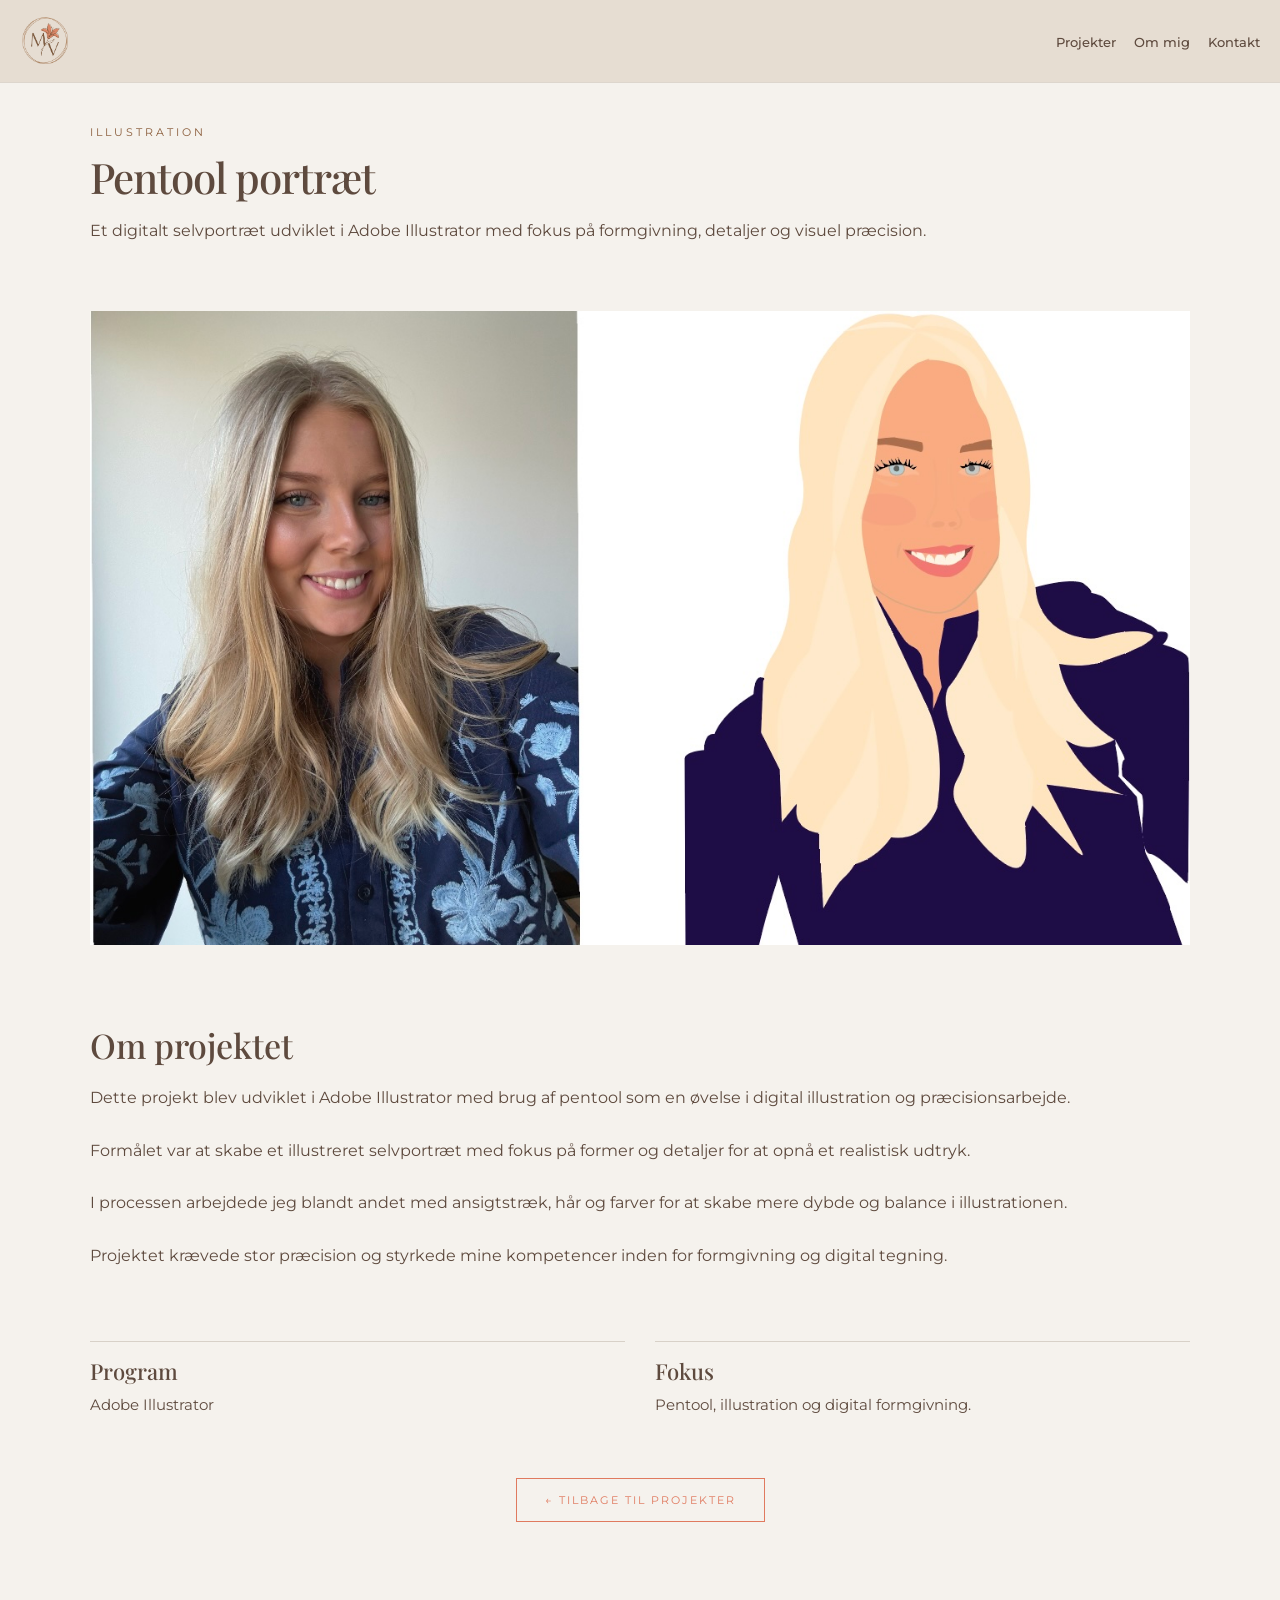
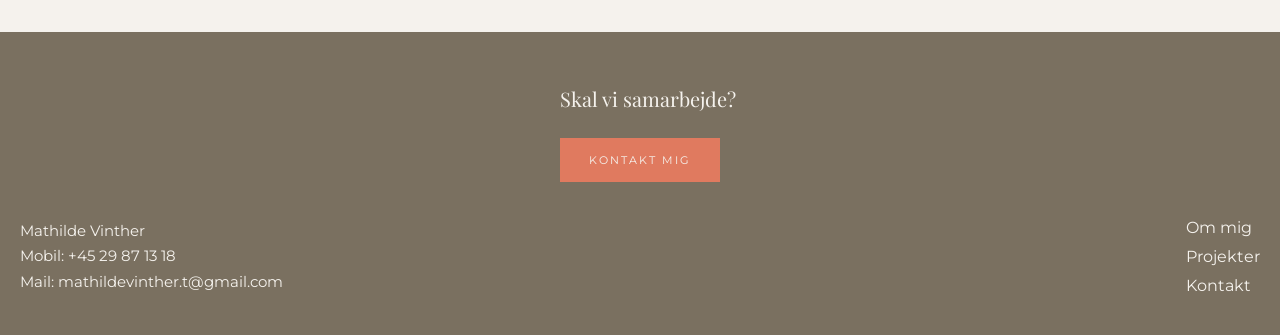
<file: projekt3.html>
<!DOCTYPE html>
<html lang="da">

<head>

    <!-- META -->
    <meta charset="UTF-8">
    <meta name="viewport" content="width=device-width, initial-scale=1.0">

    <!-- TITLE -->
    <title>Pentool | Mathilde Vinther</title>

     <!-- GOOGLE FONTS -->
  <link rel="preconnect" href="https://fonts.googleapis.com">
  <link rel="preconnect" href="https://fonts.gstatic.com" crossorigin>

  <link href="https://fonts.googleapis.com/css2?family=Montserrat:wght@300;400;500&family=Playfair+Display:wght@400;500&display=swap" rel="stylesheet">

  <!-- CSS -->
  <link rel="stylesheet" href="style.css">

</head>

<body>

  <!-- NAVIGATION -->

  <nav>

    <a href="index.html" class="nav-logo">
      <img src="logo-MV.png" alt="Mathilde Vinther logo">
    </a>

    <ul class="nav-links">
      
      <li>
        <a href="projekter.html">Projekter</a>
      </li>

      <li>
        <a href="om-mig.html">Om mig</a>
      </li>

      <li>
        <a href="kontakt.html">Kontakt</a>
      </li>

    </ul>

  </nav>

    <!-- ========================================
    PROJEKT SIDE
    ========================================= -->

    <section class="projekt-side">

        <!-- Intro -->
        <div class="projekt-intro">

            <p class="tagline">
                Illustration
            </p>

            <h1>
                Pentool portræt
            </h1>

            <p class="projekt-beskrivelse">
                Et digitalt selvportræt udviklet i Adobe Illustrator med fokus på formgivning, detaljer og visuel præcision.
            </p>

        </div>

        <!-- Billede -->
        <div class="projekt-video">

            <img src="pentool2.jpg" alt="Pentool portræt">

        </div>

        <!-- Projekt tekst -->
        <div class="projekt-tekst">

            <h2>
                Om projektet
            </h2>

            <p>
                Dette projekt blev udviklet i Adobe Illustrator med brug af pentool som en øvelse i digital illustration og præcisionsarbejde.
            </p>

            <p>
                Formålet var at skabe et illustreret selvportræt med fokus på former og detaljer for at opnå et realistisk udtryk.
            </p>

            <p>
                I processen arbejdede jeg blandt andet med ansigtstræk, hår og farver for at skabe mere dybde og balance i illustrationen.
            </p>

            <p>
                Projektet krævede stor præcision og styrkede mine kompetencer inden for formgivning og digital tegning.
            </p>

        </div>

        <!-- Info bokse -->
        <div class="projekt-info">

            <!-- Program -->
            <div class="info-boks">

                <h2>
                    Program
                </h2>

                <p>
                    Adobe Illustrator
                </p>

            </div>

            <!-- Fokus -->
            <div class="info-boks">

                <h2>
                    Fokus
                </h2>

                <p>
                    Pentool, illustration og digital formgivning.
                </p>

            </div>

        </div>

        <!-- Tilbage -->
        <div class="tilbage-wrapper">

            <a href="projekter.html" class="tilbage-link">
                ← Tilbage til projekter
            </a>

        </div>

    </section>

    <!-- ========================================
    FOOTER
    ========================================= -->

    <footer>

        <!-- CTA -->
        <div class="footer-cta">

            <p>
                Skal vi samarbejde?
            </p>

            <a href="kontakt.html" class="kontakt-knap">
                Kontakt mig
            </a>

        </div>

        <!-- Footer bund -->
        <div class="footer-bund">

            <div class="footer-info">
                <p>Mathilde Vinther</p>
                <p>Mobil: +45 29 87 13 18</p>
                <p>Mail: mathildevinther.t@gmail.com</p>
            </div>

            <ul class="footer-links">

                <li>
                    <a href="om-mig.html">Om mig</a>
                </li>

                <li>
                    <a href="projekter.html">Projekter</a>
                </li>

                <li>
                    <a href="kontakt.html">Kontakt</a>
                </li>

            </ul>

        </div>

    </footer>

</body>

</html>
</file>
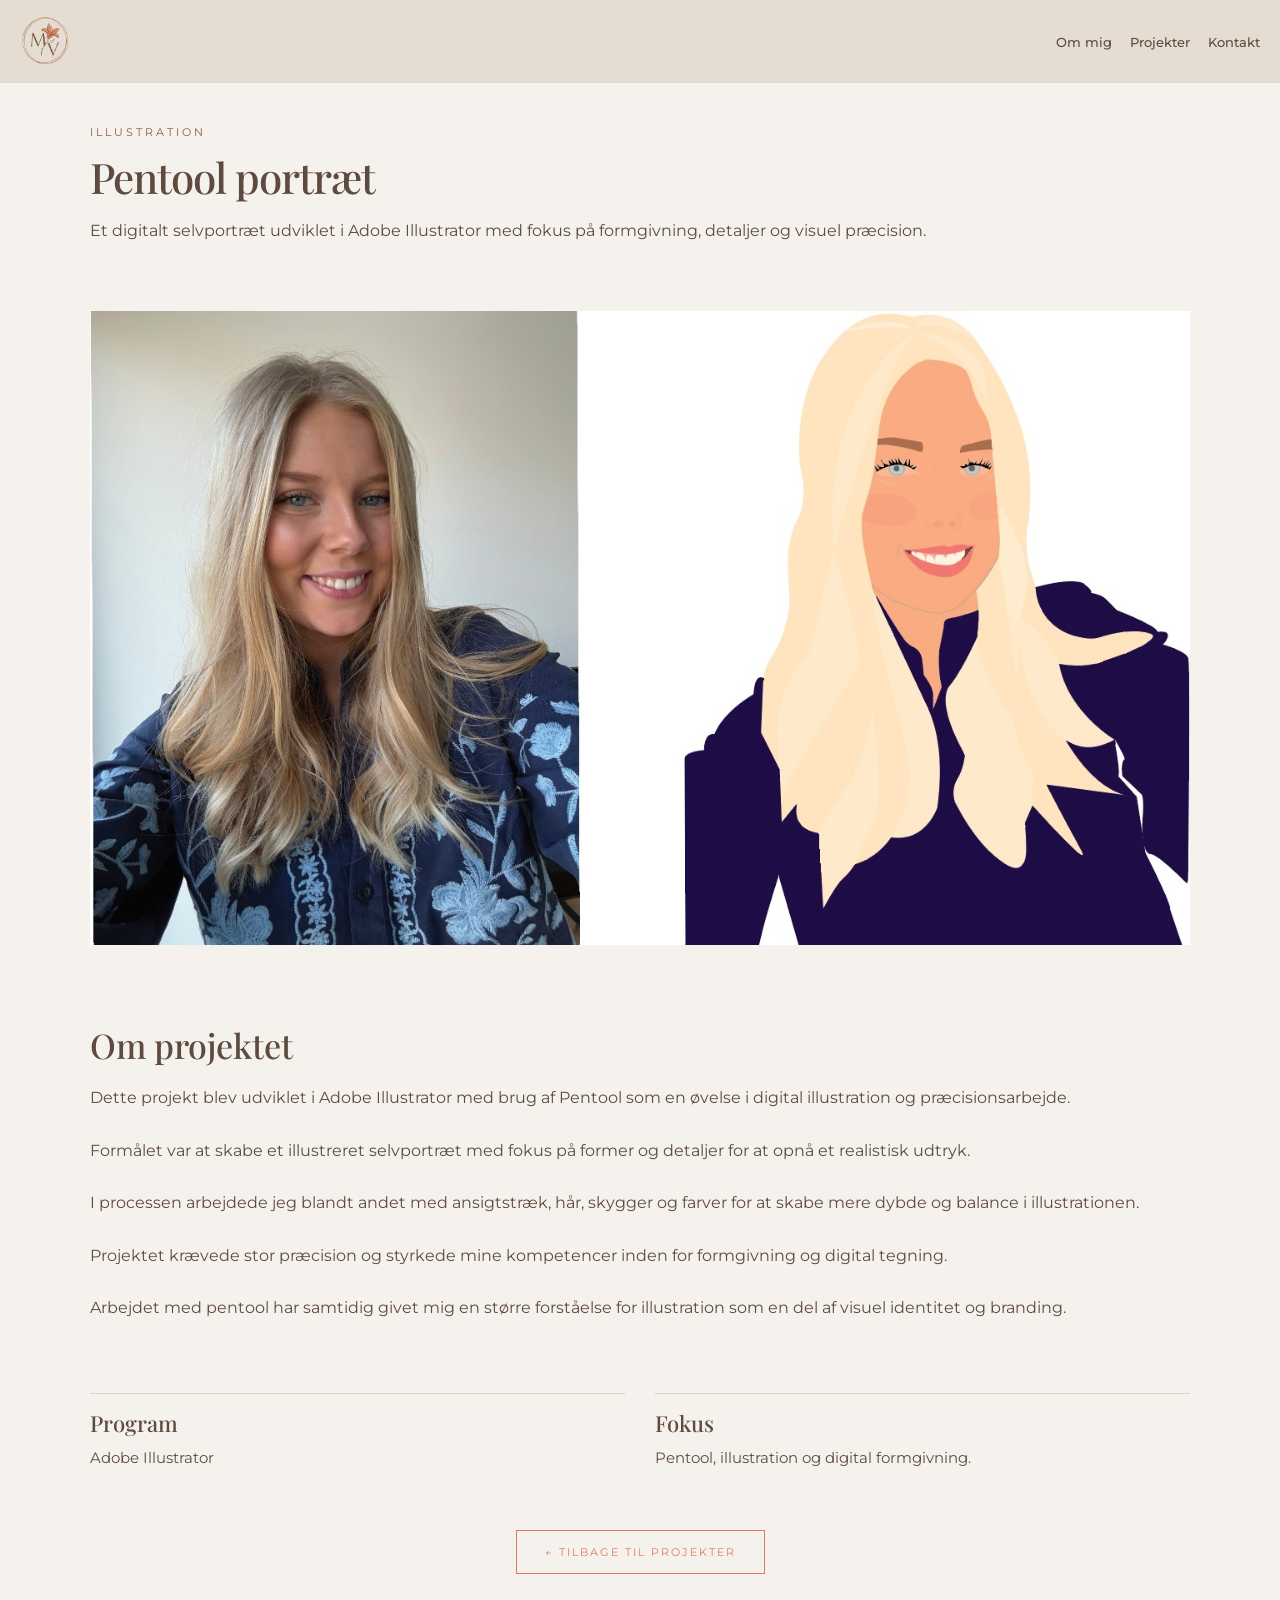
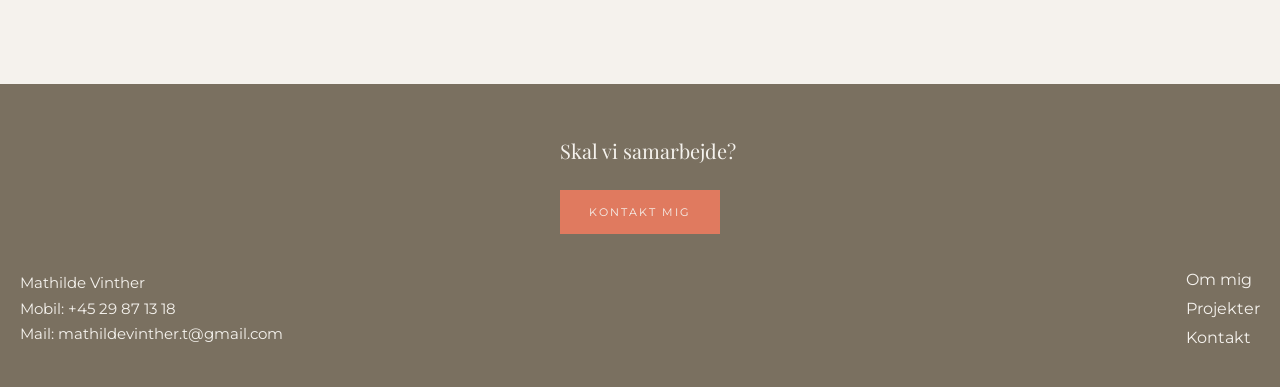
<file: Projekt3.html>
<!DOCTYPE html>
<html lang="da">

<head>

    <!-- META -->
    <meta charset="UTF-8">
    <meta name="viewport" content="width=device-width, initial-scale=1.0">

    <!-- TITLE -->
    <title>Pentool | Mathilde Vinther</title>

    <!-- GOOGLE FONTS -->
    <link rel="preconnect" href="https://fonts.googleapis.com">
    <link rel="preconnect" href="https://fonts.gstatic.com" crossorigin>

    <link href="https://fonts.googleapis.com/css2?family=Montserrat:wght@300;400;500&family=Playfair+Display:wght@400;500;600&display=swap" rel="stylesheet">

    <!-- CSS -->
    <link rel="stylesheet" href="style.css">

</head>

<body>

    <!-- ========================================
    NAVIGATION
    ========================================= -->

    <nav>

        <!-- Logo -->
        <a href="forside.html" class="nav-logo">
            <img src="logo-MV.png" alt="Mathilde Vinther logo">
        </a>

        <!-- Menu -->
        <ul class="nav-links">

            <li>
                <a href="om-mig.html">Om mig</a>
            </li>

            <li>
                <a href="projekter.html">Projekter</a>
            </li>

            <li>
                <a href="kontakt.html">Kontakt</a>
            </li>

        </ul>

    </nav>

    <!-- ========================================
    PROJEKT SIDE
    ========================================= -->

    <section class="projekt-side">

        <!-- Intro -->
        <div class="projekt-intro">

            <p class="tagline">
                Illustration
            </p>

            <h1>
                Pentool portræt
            </h1>

            <p class="projekt-beskrivelse">
                Et digitalt selvportræt udviklet i Adobe Illustrator med fokus på formgivning, detaljer og visuel præcision.
            </p>

        </div>

        <!-- Billede -->
        <div class="projekt-video">

            <img src="pentool2.jpg" alt="Pentool portræt">

        </div>

        <!-- Projekt tekst -->
        <div class="projekt-tekst">

            <h2>
                Om projektet
            </h2>

            <p>
                Dette projekt blev udviklet i Adobe Illustrator med brug af Pentool som en øvelse i digital illustration og præcisionsarbejde.
            </p>

            <p>
                Formålet var at skabe et illustreret selvportræt med fokus på former og detaljer for at opnå et realistisk udtryk.
            </p>

            <p>
                I processen arbejdede jeg blandt andet med ansigtstræk, hår, skygger og farver for at skabe mere dybde og balance i illustrationen.
            </p>

            <p>
                Projektet krævede stor præcision og styrkede mine kompetencer inden for formgivning og digital tegning.
            </p>

            <p>
                Arbejdet med pentool har samtidig givet mig en større forståelse for illustration som en del af visuel identitet og branding.
            </p>

        </div>

        <!-- Info bokse -->
        <div class="projekt-info">

            <!-- Program -->
            <div class="info-boks">

                <h2>
                    Program
                </h2>

                <p>
                    Adobe Illustrator
                </p>

            </div>

            <!-- Fokus -->
            <div class="info-boks">

                <h2>
                    Fokus
                </h2>

                <p>
                    Pentool, illustration og digital formgivning.
                </p>

            </div>

        </div>

        <!-- Tilbage -->
        <div class="tilbage-wrapper">

            <a href="projekter.html" class="tilbage-link">
                ← Tilbage til projekter
            </a>

        </div>

    </section>

    <!-- ========================================
    FOOTER
    ========================================= -->

    <footer>

        <!-- CTA -->
        <div class="footer-cta">

            <p>
                Skal vi samarbejde?
            </p>

            <a href="kontakt.html" class="kontakt-knap">
                Kontakt mig
            </a>

        </div>

        <!-- Footer bund -->
        <div class="footer-bund">

            <div class="footer-info">
                <p>Mathilde Vinther</p>
                <p>Mobil: +45 29 87 13 18</p>
                <p>Mail: mathildevinther.t@gmail.com</p>
            </div>

            <ul class="footer-links">

                <li>
                    <a href="om-mig.html">Om mig</a>
                </li>

                <li>
                    <a href="projekter.html">Projekter</a>
                </li>

                <li>
                    <a href="kontakt.html">Kontakt</a>
                </li>

            </ul>

        </div>

    </footer>

</body>

</html>
</file>
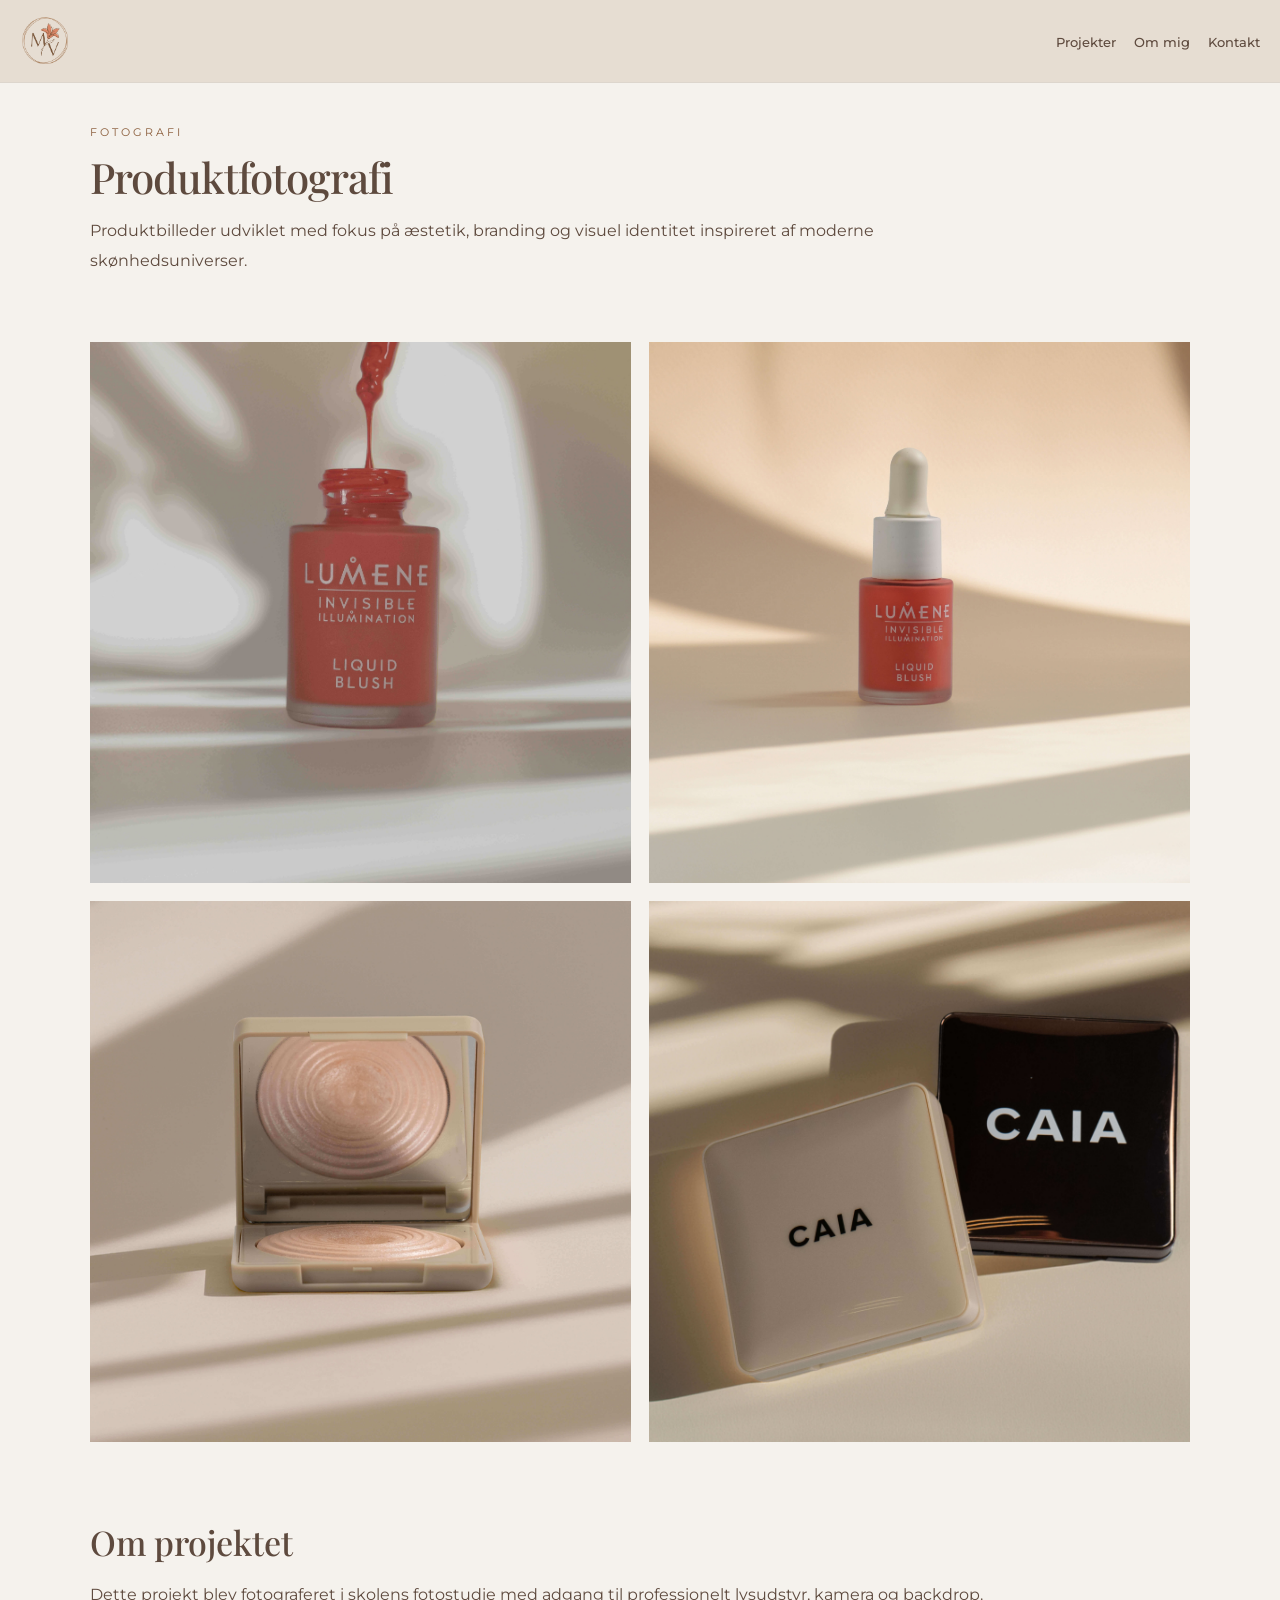
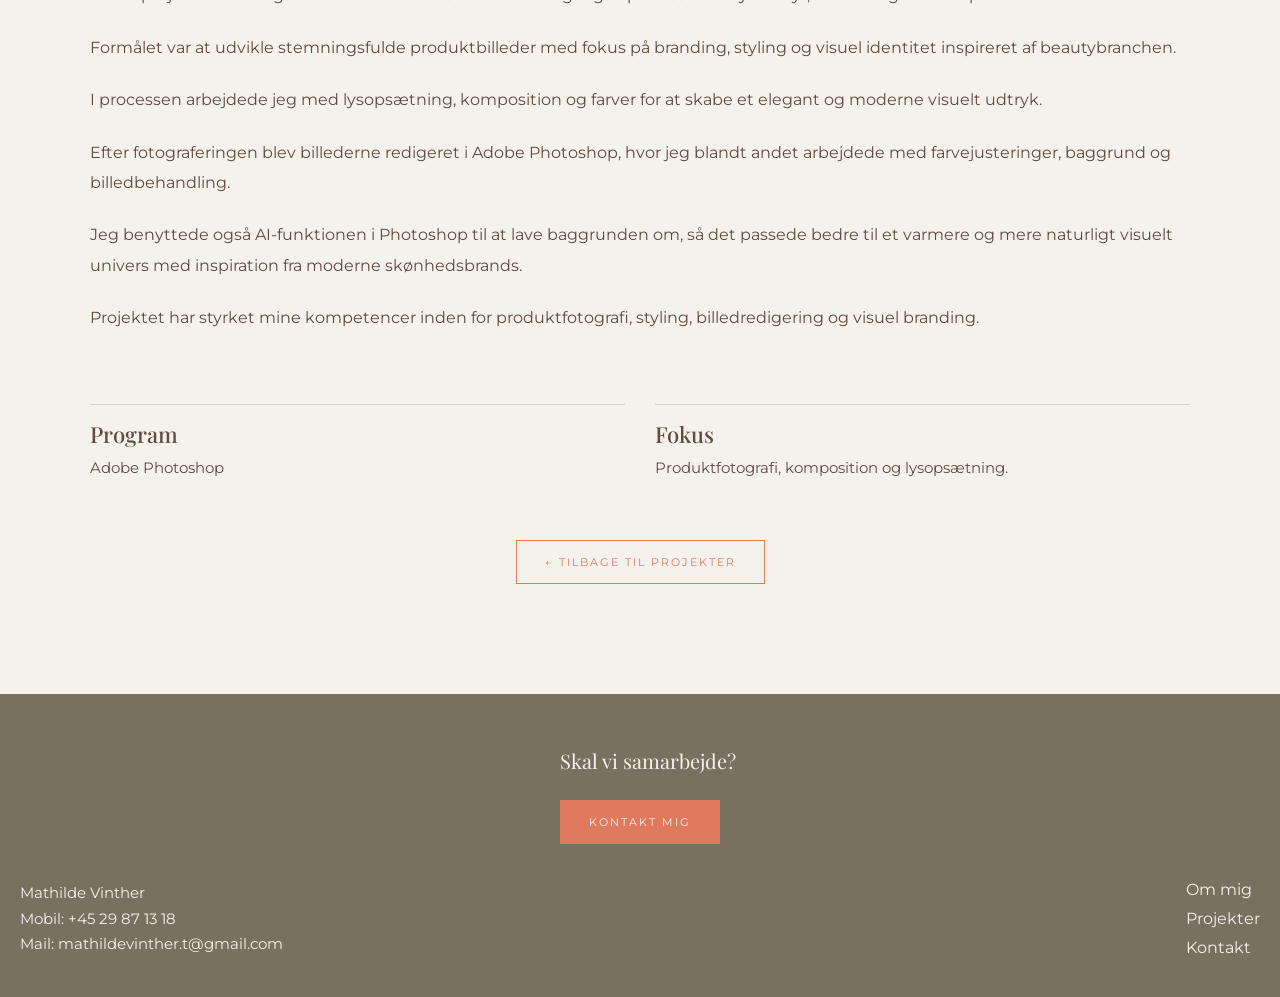
<file: projekt4.html>
<!DOCTYPE html>
<html lang="da">

<head>

    <!-- META -->
    <meta charset="UTF-8">
    <meta name="viewport" content="width=device-width, initial-scale=1.0">

    <!-- TITLE -->
    <title>Produktbilleder | Mathilde Vinther</title>

     <!-- GOOGLE FONTS -->
  <link rel="preconnect" href="https://fonts.googleapis.com">
  <link rel="preconnect" href="https://fonts.gstatic.com" crossorigin>

  <link href="https://fonts.googleapis.com/css2?family=Montserrat:wght@300;400;500&family=Playfair+Display:wght@400;500&display=swap" rel="stylesheet">

  <!-- CSS -->
  <link rel="stylesheet" href="style.css">

</head>

<body>

  <!-- NAVIGATION -->

  <nav>

    <a href="index.html" class="nav-logo">
      <img src="logo-MV.png" alt="Mathilde Vinther logo">
    </a>

    <ul class="nav-links">
      
      <li>
        <a href="projekter.html">Projekter</a>
      </li>

      <li>
        <a href="om-mig.html">Om mig</a>
      </li>

      <li>
        <a href="kontakt.html">Kontakt</a>
      </li>

    </ul>

  </nav>

    <!-- ========================================
    PROJEKT SIDE
    ========================================= -->

    <section class="projekt-side">

        <!-- Intro -->
        <div class="projekt-intro">

            <p class="tagline">
                Fotografi
            </p>

            <h1>
                Produktfotografi
            </h1>

            <p class="projekt-beskrivelse">
                Produktbilleder udviklet med fokus på æstetik, branding og visuel identitet inspireret af moderne skønhedsuniverser.
            </p>

        </div>

        <!-- Beauty grid -->
        <div class="beauty-grid">

            <div class="beauty-billede">
                <img src="blush1.jpg" alt="Beauty produktbillede">
            </div>

            <div class="beauty-billede">
                <img src="blush3.jpg" alt="Beauty blush produkt">
            </div>

            <div class="beauty-billede">
                <img src="highlighter1.jpg" alt="Highlighter produkt">
            </div>

            <div class="beauty-billede">
                <img src="highlighter2.jpg" alt="Beauty highlighter">
            </div>

        </div>

        <!-- Projekt tekst -->
        <div class="projekt-tekst">

            <h2>
                Om projektet
            </h2>

            <p>
                Dette projekt blev fotograferet i skolens fotostudie med adgang til professionelt lysudstyr, kamera og backdrop.
            </p>

            <p>
                Formålet var at udvikle stemningsfulde produktbilleder med fokus på branding, styling og visuel identitet inspireret af beautybranchen.
            </p>

            <p>
                I processen arbejdede jeg med lysopsætning, komposition og farver for at skabe et elegant og moderne visuelt udtryk.
            </p>

            <p>
                Efter fotograferingen blev billederne redigeret i Adobe Photoshop, hvor jeg blandt andet arbejdede med farvejusteringer, baggrund og billedbehandling.
            </p>

            <p>
                Jeg benyttede også AI-funktionen i Photoshop til at lave baggrunden om, så det passede bedre til et varmere og mere naturligt visuelt univers med inspiration fra moderne skønhedsbrands.
            </p>

            <p>
                Projektet har styrket mine kompetencer inden for produktfotografi, styling, billedredigering og visuel branding.
            </p>

        </div>

        <!-- Info bokse -->
        <div class="projekt-info">
            
            <!-- Program -->
            <div class="info-boks">

                <h2>
                    Program
                </h2>

                <p>
                    Adobe Photoshop
                </p>

            </div>

            <!-- Fokus -->
            <div class="info-boks">

                <h2>
                    Fokus
                </h2>

                <p>
                    Produktfotografi, komposition og lysopsætning.
                </p>

            </div>

        </div>

        <!-- Tilbage -->
        <div class="tilbage-wrapper">

            <a href="projekter.html" class="tilbage-link">
                ← Tilbage til projekter
            </a>

        </div>

    </section>

    <!-- ========================================
    FOOTER
    ========================================= -->

    <footer>

        <!-- CTA -->
        <div class="footer-cta">

            <p>
                Skal vi samarbejde?
            </p>

            <a href="kontakt.html" class="kontakt-knap">
                Kontakt mig
            </a>

        </div>

        <!-- Footer bund -->
        <div class="footer-bund">

            <div class="footer-info">
                <p>Mathilde Vinther</p>
                <p>Mobil: +45 29 87 13 18</p>
                <p>Mail: mathildevinther.t@gmail.com</p>
            </div>

            <ul class="footer-links">

                <li>
                    <a href="om-mig.html">Om mig</a>
                </li>

                <li>
                    <a href="projekter.html">Projekter</a>
                </li>

                <li>
                    <a href="kontakt.html">Kontakt</a>
                </li>

            </ul>

        </div>

    </footer>

</body>

</html>
</file>
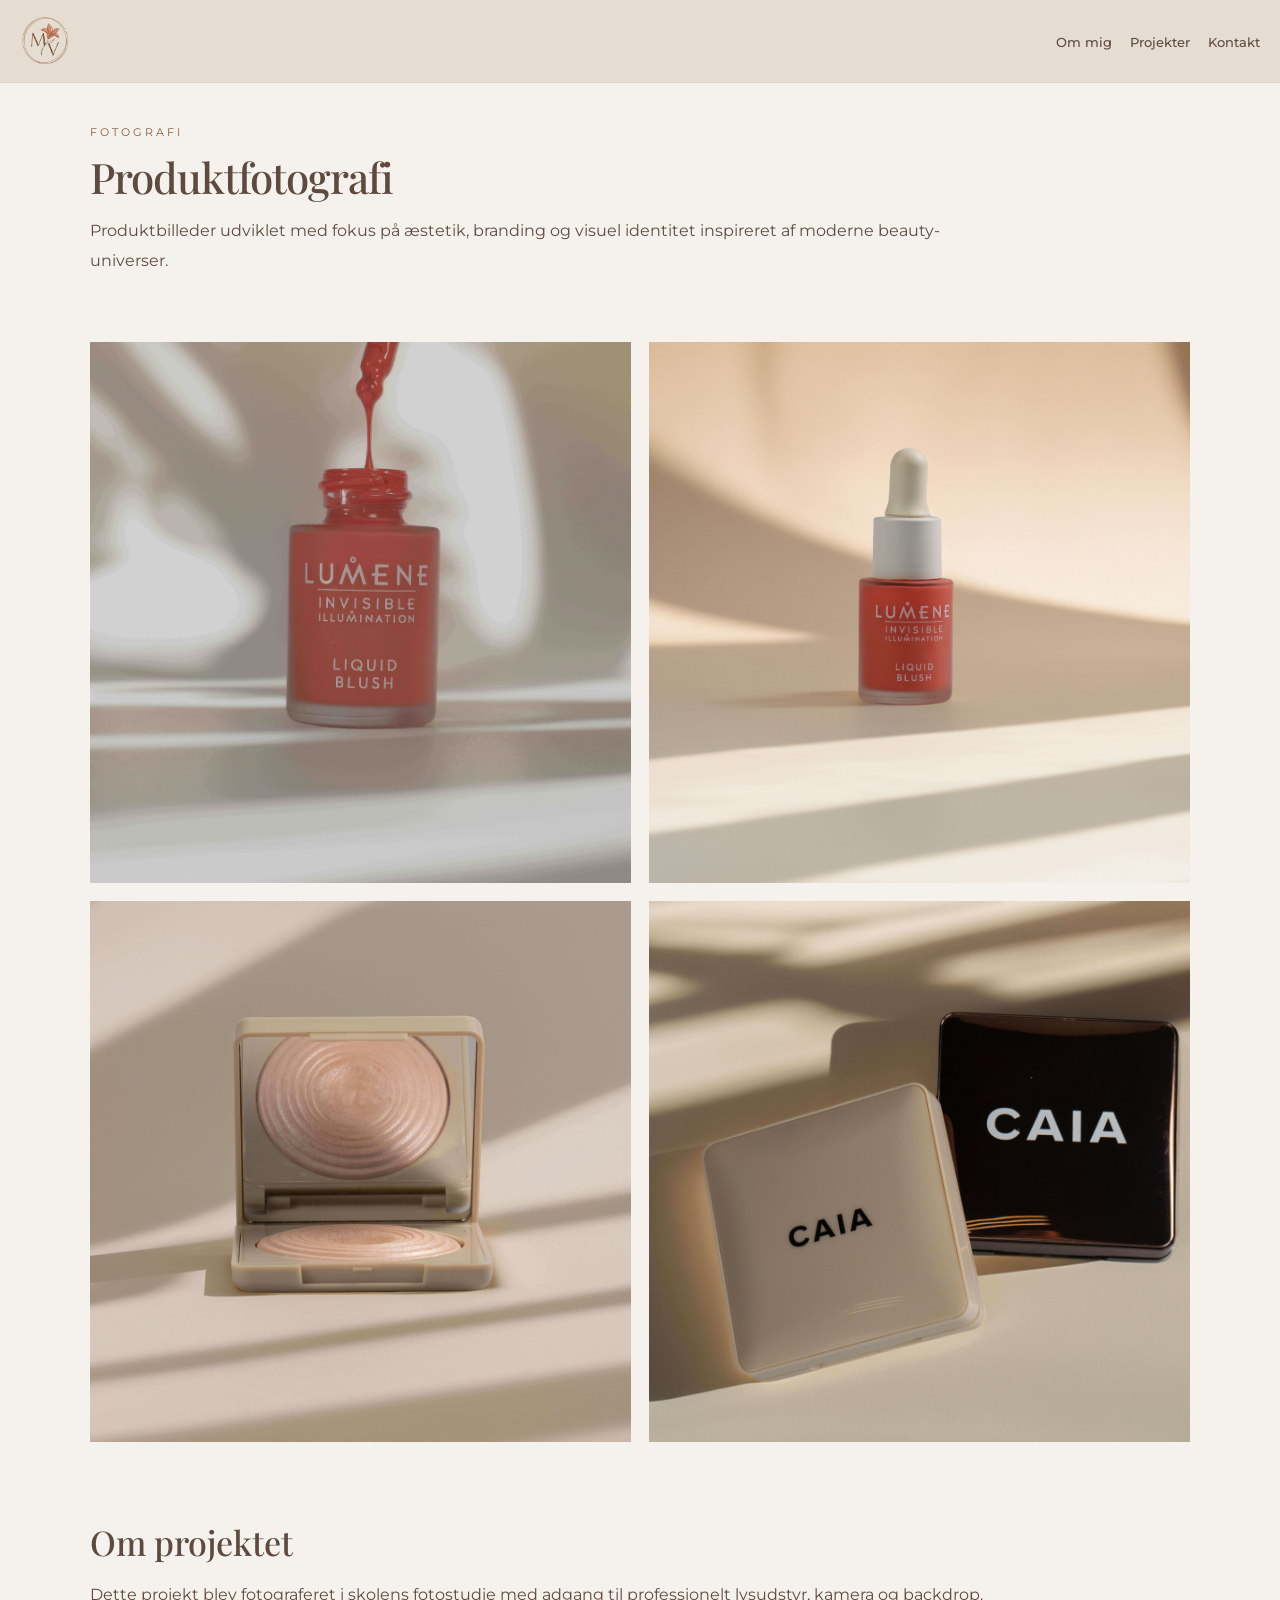
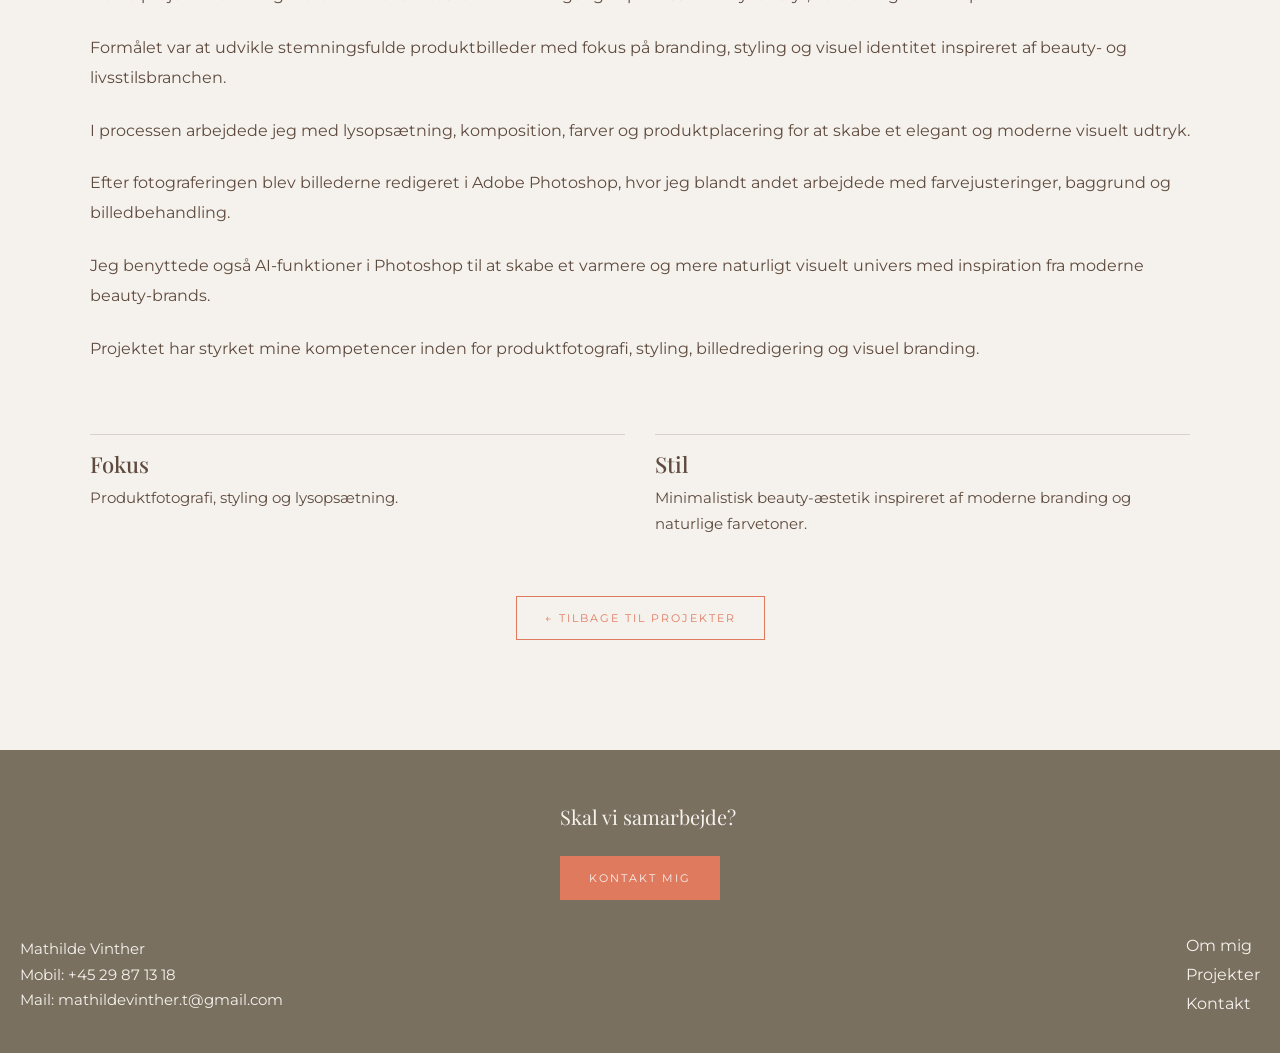
<file: Projekt4.html>
<!DOCTYPE html>
<html lang="da">

<head>

    <!-- META -->
    <meta charset="UTF-8">
    <meta name="viewport" content="width=device-width, initial-scale=1.0">

    <!-- TITLE -->
    <title>Produktbilleder | Mathilde Vinther</title>

    <!-- GOOGLE FONTS -->
    <link rel="preconnect" href="https://fonts.googleapis.com">
    <link rel="preconnect" href="https://fonts.gstatic.com" crossorigin>

    <link href="https://fonts.googleapis.com/css2?family=Montserrat:wght@300;400;500&family=Playfair+Display:wght@400;500;600&display=swap" rel="stylesheet">

    <!-- CSS -->
    <link rel="stylesheet" href="style.css">

</head>

<body>

    <!-- ========================================
    NAVIGATION
    ========================================= -->

    <nav>

        <!-- Logo -->
        <a href="forside.html" class="nav-logo">
            <img src="logo-MV.png" alt="Mathilde Vinther logo">
        </a>

        <!-- Menu -->
        <ul class="nav-links">

            <li>
                <a href="om-mig.html">Om mig</a>
            </li>

            <li>
                <a href="projekter.html">Projekter</a>
            </li>

            <li>
                <a href="kontakt.html">Kontakt</a>
            </li>

        </ul>

    </nav>

    <!-- ========================================
    PROJEKT SIDE
    ========================================= -->

    <section class="projekt-side">

        <!-- Intro -->
        <div class="projekt-intro">

            <p class="tagline">
                Fotografi
            </p>

            <h1>
                Produktfotografi
            </h1>

            <p class="projekt-beskrivelse">
                Produktbilleder udviklet med fokus på æstetik, branding og visuel identitet inspireret af moderne beauty-universer.
            </p>

        </div>

        <!-- Beauty grid -->
        <div class="beauty-grid">

            <div class="beauty-billede">
                <img src="blush1.jpg" alt="Beauty produktbillede">
            </div>

            <div class="beauty-billede">
                <img src="blush3.jpg" alt="Beauty blush produkt">
            </div>

            <div class="beauty-billede">
                <img src="highlighter1.jpg" alt="Highlighter produkt">
            </div>

            <div class="beauty-billede">
                <img src="highlighter2.jpg" alt="Beauty highlighter">
            </div>

        </div>

        <!-- Projekt tekst -->
        <div class="projekt-tekst">

            <h2>
                Om projektet
            </h2>

            <p>
                Dette projekt blev fotograferet i skolens fotostudie med adgang til professionelt lysudstyr, kamera og backdrop.
            </p>

            <p>
                Formålet var at udvikle stemningsfulde produktbilleder med fokus på branding, styling og visuel identitet inspireret af beauty- og livsstilsbranchen.
            </p>

            <p>
                I processen arbejdede jeg med lysopsætning, komposition, farver og produktplacering for at skabe et elegant og moderne visuelt udtryk.
            </p>

            <p>
                Efter fotograferingen blev billederne redigeret i Adobe Photoshop, hvor jeg blandt andet arbejdede med farvejusteringer, baggrund og billedbehandling.
            </p>

            <p>
                Jeg benyttede også AI-funktioner i Photoshop til at skabe et varmere og mere naturligt visuelt univers med inspiration fra moderne beauty-brands.
            </p>

            <p>
                Projektet har styrket mine kompetencer inden for produktfotografi, styling, billedredigering og visuel branding.
            </p>

        </div>

        <!-- Info bokse -->
        <div class="projekt-info">

            <!-- Fokus -->
            <div class="info-boks">

                <h2>
                    Fokus
                </h2>

                <p>
                    Produktfotografi, styling og lysopsætning.
                </p>

            </div>

            <!-- Stil -->
            <div class="info-boks">

                <h2>
                    Stil
                </h2>

                <p>
                    Minimalistisk beauty-æstetik inspireret af moderne branding og naturlige farvetoner.
                </p>

            </div>

        </div>

        <!-- Tilbage -->
        <div class="tilbage-wrapper">

            <a href="projekter.html" class="tilbage-link">
                ← Tilbage til projekter
            </a>

        </div>

    </section>

    <!-- ========================================
    FOOTER
    ========================================= -->

    <footer>

        <!-- CTA -->
        <div class="footer-cta">

            <p>
                Skal vi samarbejde?
            </p>

            <a href="kontakt.html" class="kontakt-knap">
                Kontakt mig
            </a>

        </div>

        <!-- Footer bund -->
        <div class="footer-bund">

            <div class="footer-info">
                <p>Mathilde Vinther</p>
                <p>Mobil: +45 29 87 13 18</p>
                <p>Mail: mathildevinther.t@gmail.com</p>
            </div>

            <ul class="footer-links">

                <li>
                    <a href="om-mig.html">Om mig</a>
                </li>

                <li>
                    <a href="projekter.html">Projekter</a>
                </li>

                <li>
                    <a href="kontakt.html">Kontakt</a>
                </li>

            </ul>

        </div>

    </footer>

</body>

</html>
</file>
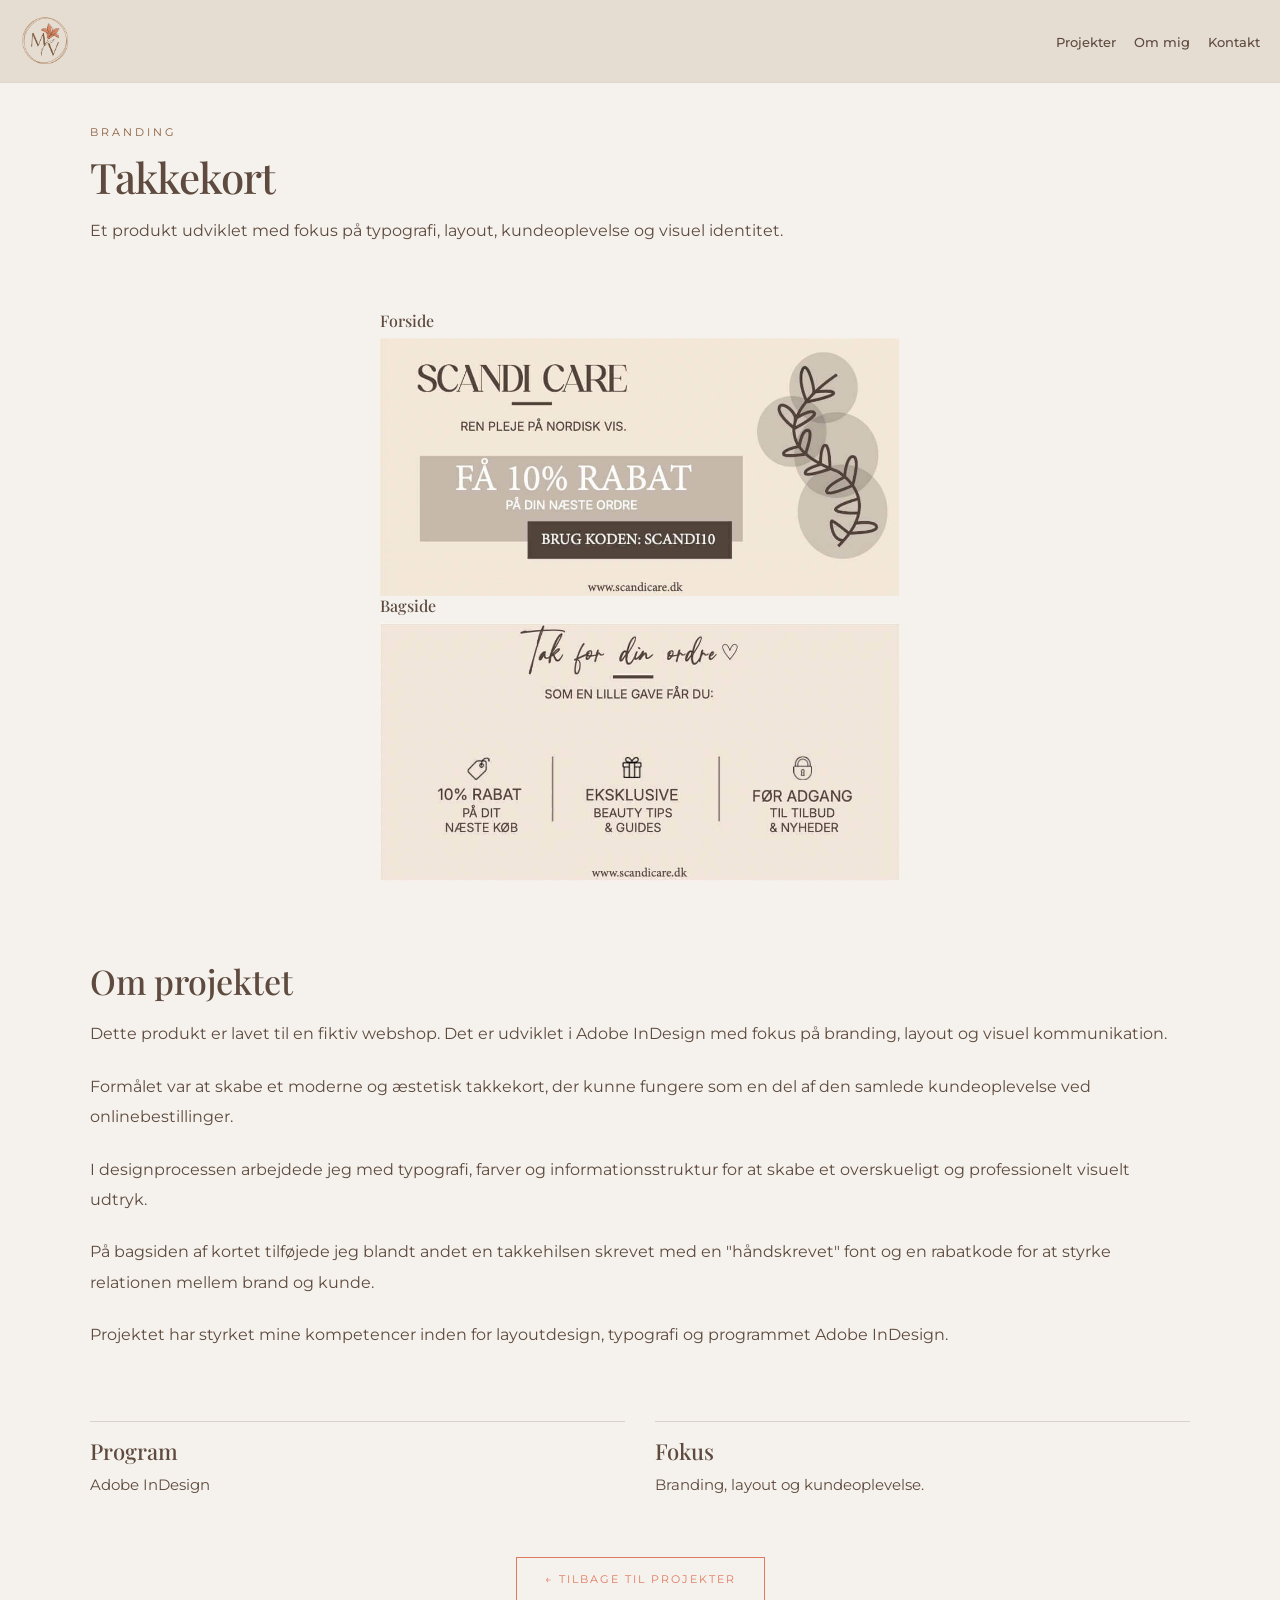
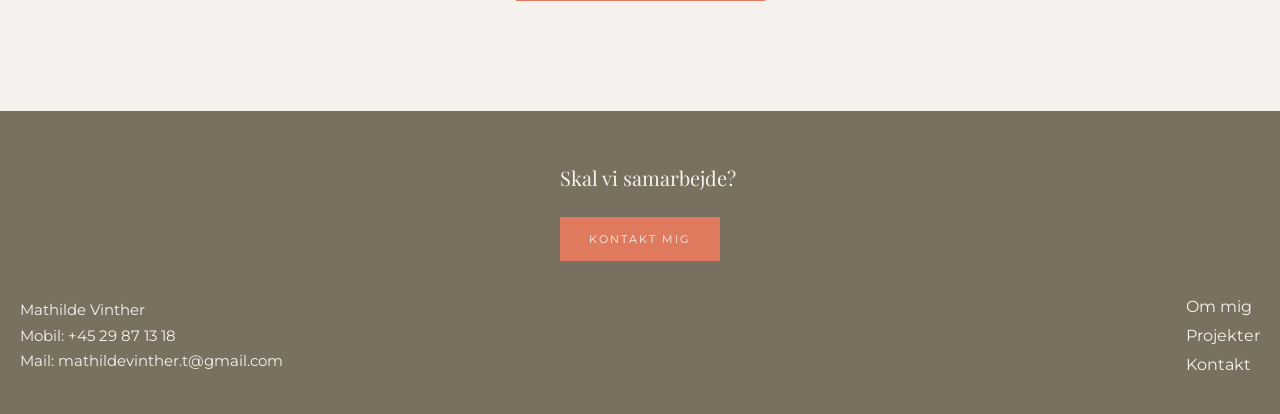
<file: projekt5.html>
<!DOCTYPE html>
<html lang="da">

<head>

    <!-- META -->
    <meta charset="UTF-8">
    <meta name="viewport" content="width=device-width, initial-scale=1.0">

    <!-- TITLE -->
    <title>Takkekort | Mathilde Vinther</title>

    <!-- GOOGLE FONTS -->
  <link rel="preconnect" href="https://fonts.googleapis.com">
  <link rel="preconnect" href="https://fonts.gstatic.com" crossorigin>

  <link href="https://fonts.googleapis.com/css2?family=Montserrat:wght@300;400;500&family=Playfair+Display:wght@400;500&display=swap" rel="stylesheet">

  <!-- CSS -->
  <link rel="stylesheet" href="style.css">

</head>

<body>

  <!-- NAVIGATION -->

  <nav>

    <a href="index.html" class="nav-logo">
      <img src="logo-MV.png" alt="Mathilde Vinther logo">
    </a>

    <ul class="nav-links">
      
      <li>
        <a href="projekter.html">Projekter</a>
      </li>

      <li>
        <a href="om-mig.html">Om mig</a>
      </li>

      <li>
        <a href="kontakt.html">Kontakt</a>
      </li>

    </ul>

  </nav>

    <!-- ========================================
    PROJEKT SIDE
    ========================================= -->

    <section class="projekt-side">

        <!-- Intro -->
        <div class="projekt-intro">

            <p class="tagline">
                Branding
            </p>

            <h1>
                Takkekort
            </h1>

            <p class="projekt-beskrivelse">
                Et produkt udviklet med fokus på typografi, layout, kundeoplevelse og visuel identitet.
            </p>

        </div>

        <!-- Billeder -->
        <div class="projekt-billede-wrapper">

            <!-- Forside -->
            <div class="projekt-billede">

                <h2>
                    Forside
                </h2>

                <img src="kort.jpg" alt="Takkekort forside">

            </div>

            <!-- Bagside -->
            <div class="projekt-billede">

                <h2>
                    Bagside
                </h2>

                <img src="kort2.jpg" alt="Takkekort bagside">

            </div>

        </div>

        <!-- Projekt tekst -->
        <div class="projekt-tekst">

            <h2>
                Om projektet
            </h2>

            <p>
                Dette produkt er lavet til en fiktiv webshop. Det er udviklet i Adobe InDesign med fokus på branding, layout og visuel kommunikation.
            </p>

            <p>
                Formålet var at skabe et moderne og æstetisk takkekort, der kunne fungere som en del af den samlede kundeoplevelse ved onlinebestillinger.
            </p>

            <p>
                I designprocessen arbejdede jeg med typografi, farver og informationsstruktur for at skabe et overskueligt og professionelt visuelt udtryk.
            </p>

            <p>
                På bagsiden af kortet tilføjede jeg blandt andet en takkehilsen skrevet med en "håndskrevet" font og en rabatkode for at styrke relationen mellem brand og kunde.
            </p>

            <p>
                Projektet har styrket mine kompetencer inden for layoutdesign, typografi og programmet Adobe InDesign.
            </p>

        </div>

        <!-- Info bokse -->
        <div class="projekt-info">

            <!-- Program -->
            <div class="info-boks">

                <h2>
                    Program
                </h2>

                <p>
                    Adobe InDesign
                </p>

            </div>

            <!-- Fokus -->
            <div class="info-boks">

                <h2>
                    Fokus
                </h2>

                <p>
                    Branding, layout og kundeoplevelse.
                </p>

            </div>

        </div>

        <!-- Tilbage -->
        <div class="tilbage-wrapper">

            <a href="projekter.html" class="tilbage-link">
                ← Tilbage til projekter
            </a>

        </div>

    </section>

    <!-- ========================================
    FOOTER
    ========================================= -->

    <footer>

        <!-- CTA -->
        <div class="footer-cta">

            <p>
                Skal vi samarbejde?
            </p>

            <a href="kontakt.html" class="kontakt-knap">
                Kontakt mig
            </a>

        </div>

        <!-- Footer bund -->
        <div class="footer-bund">

            <div class="footer-info">
                <p>Mathilde Vinther</p>
                <p>Mobil: +45 29 87 13 18</p>
                <p>Mail: mathildevinther.t@gmail.com</p>
            </div>

            <ul class="footer-links">

                <li>
                    <a href="om-mig.html">Om mig</a>
                </li>

                <li>
                    <a href="projekter.html">Projekter</a>
                </li>

                <li>
                    <a href="kontakt.html">Kontakt</a>
                </li>

            </ul>

        </div>

    </footer>

</body>

</html>
</file>
<file: style.css>
/* -----------------------------
   FARVER
----------------------------- */

:root {
  --Stone: #f5f2ed;
  --Sand: #E6DDD2;
  --Cocoa: #8B5E3C;
  --Dark-brown: #5E4A3E;
  --Dusty-coral: #E07A5F;
  --Cocoa-Clay: #7a7060;

  --transition: 0.3s ease;
}


/* -----------------------------
   RESET
----------------------------- */

* {
  margin: 0;
  padding: 0;
  box-sizing: border-box;
}


/* -----------------------------
   GENERELT
----------------------------- */

html {
  scroll-behavior: smooth;
}

body {
  background-color: var(--Stone);
  font-family: 'Montserrat', sans-serif;
  color: var(--Dark-brown);
  overflow-x: hidden;
}

img,
video {
  width: 100%;
  height: auto;
  display: block;
}

a {
  text-decoration: none;
}

ul {
  list-style: none;
}


/* -----------------------------
   TYPOGRAFI
----------------------------- */

h1,
h2,
h3 {
  font-family: 'Playfair Display', serif;
  font-weight: 500;
}

h1 {
  font-size: 42px;
  line-height: 1.1;
  letter-spacing: -1px;
  margin-bottom: 16px;
}

h2 {
  font-size: 30px;
  line-height: 1.2;
}

p {
  font-size: 15px;
  line-height: 1.7;
}

.tagline {
  font-size: 11px;
  letter-spacing: 3px;
  text-transform: uppercase;
  color: var(--Cocoa);
  margin-bottom: 12px;
}

.citat {
  font-style: italic;
  color: var(--Cocoa);
}


/* -----------------------------
   NAVIGATION
----------------------------- */

nav {
  background-color: var(--Sand);
  border-bottom: 1px solid #ddd6cd;

  display: flex;
  flex-direction: column;
  align-items: center;
  gap: 16px;

  padding: 16px 20px;
}

.nav-logo img {
  height: 50px;
  width: auto;
}

.nav-links {
  display: flex;
  flex-wrap: wrap;
  justify-content: center;
  gap: 18px;
}

.nav-links a {
  color: var(--Dark-brown);
  font-size: 13px;
  font-weight: 500;
  transition: var(--transition);
}

.nav-links a:hover {
  color: var(--Dusty-coral);
}


/* -----------------------------
   HERO
----------------------------- */

.hero {
  display: grid;
  grid-template-columns: 1fr;
}

.hero-tekst {
  padding: 30px 20px 10px;
  display: flex;
  flex-direction: column;
}

.hero-tekst h1 em {
  font-style: italic;
  color: var(--Dusty-coral);
}

.hero-tekst p {
  margin-bottom: 14px;
}

.hero-underskrift {
  display: block;
  margin-top: 6px;
  margin-bottom: 22px;
}

.hero-underskrift img {
  width: auto;
  height: 58px;
}

.hero-link {
  margin-top: 10px;

  color: var(--Dusty-coral);

  font-size: 11px;
  letter-spacing: 2px;
  text-transform: uppercase;

  transition: var(--transition);
}

.hero-link:hover {
  opacity: 0.7;
}

.hero-cta:hover {
  opacity: 0.85;
}

.hero-billede {
  overflow: hidden;
  padding: 50px 20px 0;

  display: flex;
  align-items: center;
  justify-content: center;
}

.hero-billede img {
  aspect-ratio: 1 / 1;
  object-fit: cover;
}


/* -----------------------------
   HIGHLIGHTS
----------------------------- */

.projekter {
  padding: 65px 20px 70px;
}

.projekter h2 {
  text-align: center;

  font-size: 12px;
  letter-spacing: 3px;
  text-transform: uppercase;

  margin-bottom: 28px;
}

.highlights-grid {
  max-width: 1400px;
  margin: 0 auto;

  display: grid;
  grid-template-columns: repeat(3, 1fr);

  gap: 8px;
}

.highlights-billede {
  overflow: hidden;
}

.highlights-billede img {
  aspect-ratio: 1 / 1;
  object-fit: cover;

  transition: var(--transition);
}

.highlights-billede:hover img {
  transform: scale(1.03);
}


/* -----------------------------
   KNAPPER
----------------------------- */

.se-flere-wrapper,
.tilbage-wrapper {
  text-align: center;
  margin-top: 36px;
}

.se-flere,
.kontakt-knap,
.kontakt-btn,
.tilbage-link {
  display: inline-block;

  padding: 14px 28px;

  border: 1px solid var(--Dusty-coral);

  font-size: 11px;
  letter-spacing: 2px;
  text-transform: uppercase;

  transition: var(--transition);
}

.se-flere,
.tilbage-link {
  background-color: transparent;
  color: var(--Dusty-coral);
}

.kontakt-knap,
.kontakt-btn {
  background-color: var(--Dusty-coral);
  color: var(--Stone);
}

.se-flere:hover,
.tilbage-link:hover {
  background-color: var(--Dusty-coral);
  color: var(--Stone);
}

.kontakt-knap:hover,
.kontakt-btn:hover {
  opacity: 0.85;
}


/* -----------------------------
   OM MIG
----------------------------- */

.om-mig {
  max-width: 1400px;
  margin: 0 auto;

  padding: 60px 20px 90px;
}

.om-grid {
  display: grid;
  gap: 50px;
}

.om-tekst p {
  margin-bottom: 14px;
}

.om-billeder {
  max-width: 1000px;

  margin: 40px auto 0;

  display: grid;
  grid-template-columns: 1fr 1fr;
  gap: 14px;
}

.om-billede {
  aspect-ratio: 4 / 5;
  object-fit: cover;
}


/* -----------------------------
   VÆRKTØJSKASSE
----------------------------- */

.tools {
  max-width: 1400px;
  margin: 0 auto;

  padding: 0 20px 80px;
}

.tools h2 {
  text-align: center;
  margin-bottom: 50px;
}

.tool-grid {
  display: grid;
  grid-template-columns: repeat(3, 1fr);

  justify-items: center;
  gap: 30px;
}

.tool-kort img {
  width: 58px;
  height: 58px;

  object-fit: contain;

  transition: var(--transition);
}

.tool-kort img:hover {
  transform: translateY(-5px);
}


/* -----------------------------
   PROJEKTER SIDE
----------------------------- */

.projekter-side {
  max-width: 1400px;
  margin: 0 auto;

  padding: 60px 20px 90px;
}

.projekter-intro {
  max-width: 580px;
  margin-bottom: 50px;
}

.projekter-intro p {
  margin-bottom: 14px;
}

.projekt-grid {
  display: grid;
  grid-template-columns: 1fr;

  gap: 40px 24px;
}

.projekt-kort {
  display: flex;
  flex-direction: column;
    box-shadow: 0 2px 12px rgba(122, 112, 96, 0.08);
}

.projekt-kort img {
  aspect-ratio: 1 / 1;
  object-fit: cover;

  margin-bottom: 18px;

  transition: var(--transition);
}

.projekt-indhold {
  display: flex;
  flex-direction: column;
  gap: 10px;
}

.projekt-kort h2 {
  font-size: 18px;
  line-height: 1.3;
}

.projekt-kort p {
  margin-bottom: 6px;
}

.projekt-link {
  color: var(--Dusty-coral);

  font-size: 11px;
  letter-spacing: 2px;
  text-transform: uppercase;
}


/* -----------------------------
   PROJEKT DETALJE SIDE
----------------------------- */

.projekt-side {
  max-width: 1400px;
  margin: 0 auto;

  padding: 40px 20px 50px;
}

.projekt-intro {
  max-width: 1100px;
  margin: 0 auto 65px;
}

.projekt-kategori {
  font-size: 13px;
  letter-spacing: 3px;
  text-transform: uppercase;

  color: var(--Cocoa);

  margin-bottom: 12px;
}

.projekt-beskrivelse {
  max-width: 900px;

  font-size: 16px;
  line-height: 1.9;
}

.video-overskrift {
  text-align: center;
  margin-bottom: 6px;
}

.video-overskrift h2 {
  font-size: 20px;
  line-height: 1.1;

  margin: 0;
}

.projekt-video {
  max-width: 1100px;
  margin: 0 auto 50px;
}

.projekt-video video {
  max-width: 900px;
  margin: 0 auto;
}

video.rituals-video {
  max-width: 340px;
  margin: 0 auto;
}

.projekt-tekst {
  max-width: 1100px;

  margin: 80px auto 70px;
}

.projekt-tekst h2 {
  font-size: 34px;
  margin-bottom: 18px;
}

.projekt-tekst p {
  font-size: 16px;
  line-height: 1.9;

  margin-bottom: 22px;
}

.projekt-info {
  max-width: 1100px;

  margin: 0 auto 60px;

  display: grid;
  grid-template-columns: 1fr;
  gap: 30px;
}

.info-boks {
  padding-top: 16px;
  border-top: 1px solid #d8d1c8;
}

.info-boks h2 {
  font-size: 22px;
  margin-bottom: 8px;
}

.projekt-billede-wrapper {
  display: flex;
  flex-direction: column;
  align-items: center;
}

.projekt-billede-wrapper img {
  max-width: 520px;
}

.projekt-billede-wrapper h2 {
  font-size: 16px;
  margin-bottom: 8px;
}

.beauty-grid {
  max-width: 1100px;

  margin: 0 auto 60px;

  display: grid;
  grid-template-columns: 1fr;
  gap: 18px;
}

.beauty-billede {
  aspect-ratio: 1 / 1;
  overflow: hidden;
}

.beauty-billede img {
  height: 100%;
  object-fit: cover;
}


/* -----------------------------
   KONTAKT
----------------------------- */

.kontakt-side {
  max-width: 1400px;
  margin: 0 auto;

  padding: 60px 20px 80px;

  display: grid;
  grid-template-columns: 1fr;
  gap: 60px;

  align-items: center;
}

.kontakt-tekst {
  max-width: 580px;
}

.kontakt-tekst p {
  margin-bottom: 14px;
}

.kontakt-knapper {
  display: flex;
  flex-wrap: wrap;
  gap: 12px;

  margin-top: 24px;
}

.kontakt-billede {
  display: flex;
  justify-content: center;
}

.kontakt-billede img {
  max-width: 420px;
}


/* -----------------------------
   FOOTER
----------------------------- */

footer {
  margin-top: 60px;

  background-color: var(--Cocoa-Clay);
  color: var(--Stone);

  padding: 50px 20px 30px;
}

.footer-cta {
  display: flex;
  flex-direction: column;
  align-items: center;
  text-align: center;

  margin-bottom: 36px;
}

.footer-cta p {
  margin-bottom: 22px;

  font-size: 20px;
  font-family: 'Playfair Display', serif;

  transform: translateX(8px);
}

.footer-bund {
  max-width: 1400px;
  margin: 0 auto;

  display: flex;
  flex-direction: column;
  gap: 28px;

  text-align: center;
}

.footer-links li {
  margin-bottom: 10px;
}

.footer-links a {
  color: var(--Stone);
}


/* -----------------------------
   TABLET
----------------------------- */

@media (min-width: 768px) {

  nav {
    flex-direction: row;
    justify-content: space-between;
  }

  .hero {
    grid-template-columns: 1fr 1fr;
    align-items: stretch;
  }

  .hero-tekst {
    padding: 40px 30px;
    justify-content: center;
  }

  .hero-tekst h1 {
    font-size: 42px;
    letter-spacing: -1px;
  }

 .hero-billede img {
width: 92%;
max-width: 620px;
height: auto;

  object-fit: contain;
}

  .hero-underskrift img {
    height: 64px;
  }

  .kontakt-side {
    grid-template-columns: 1fr 1fr;
    gap: 70px;
  }

  .om-mig,
  .projekter-side,
  .projekt-side,
  .kontakt-side,
  .vaerktoejskasse {
    padding-left: 40px;
    padding-right: 40px;
  }

  .projekt-grid {
    grid-template-columns: repeat(2, 1fr);
  }

  .projekt-info,
  .beauty-grid {
    grid-template-columns: 1fr 1fr;
  }

  .tool-grid {
    grid-template-columns: repeat(6, 1fr);
    gap: 10px;
  }

  .footer-bund {
    flex-direction: row;
    justify-content: space-between;
    text-align: left;
  }

}


/* -----------------------------
   DESKTOP
----------------------------- */

@media (min-width: 1100px) {

  .hero-tekst {
    padding: 40px 40px 20px;
  }

  .hero-tekst h1 {
    font-size: 58px;
    line-height: 1.02;
    letter-spacing: -2px;
  }

  .hero-underskrift img {
    height: 64px;
  }

  .projekt-grid {
    grid-template-columns: repeat(3, 1fr);
  }

}

.projekt-billede-wrapper {
  display: flex;
  flex-direction: column;
  align-items: center !important;
}
</file>
